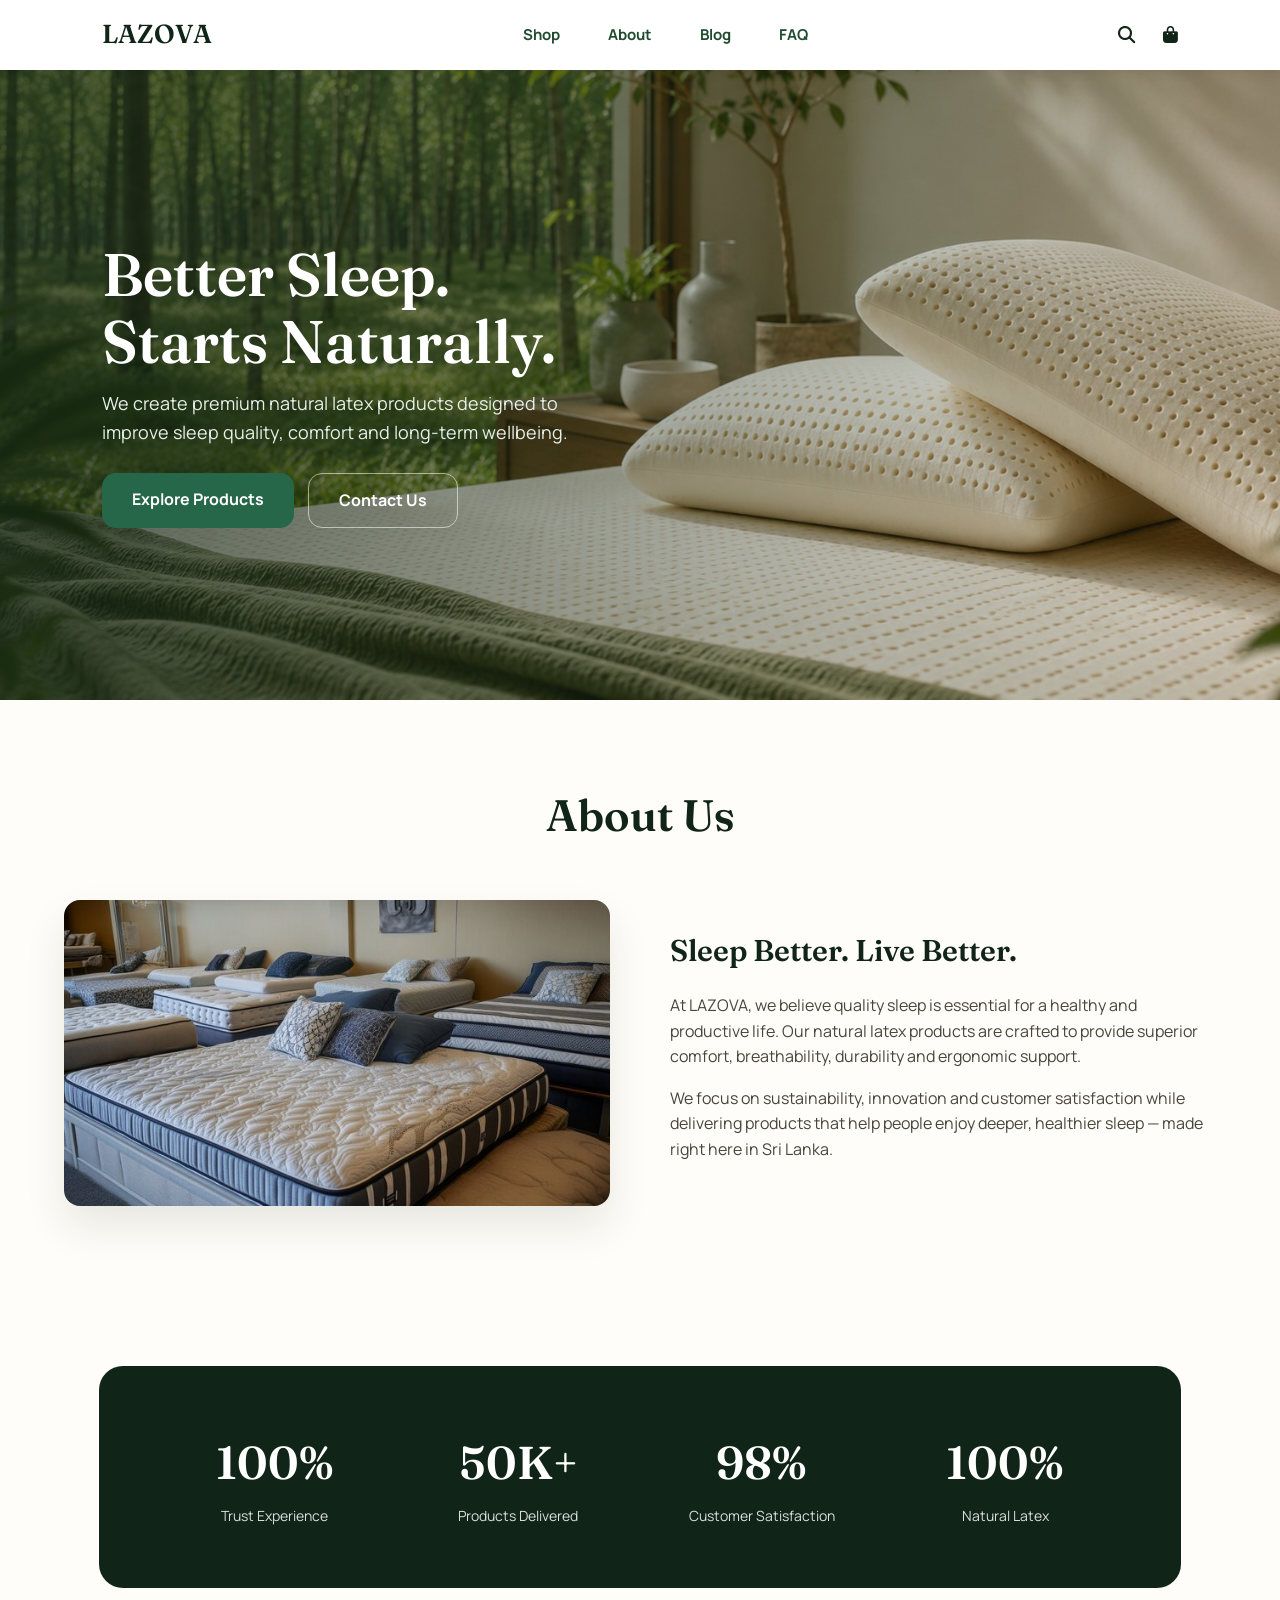
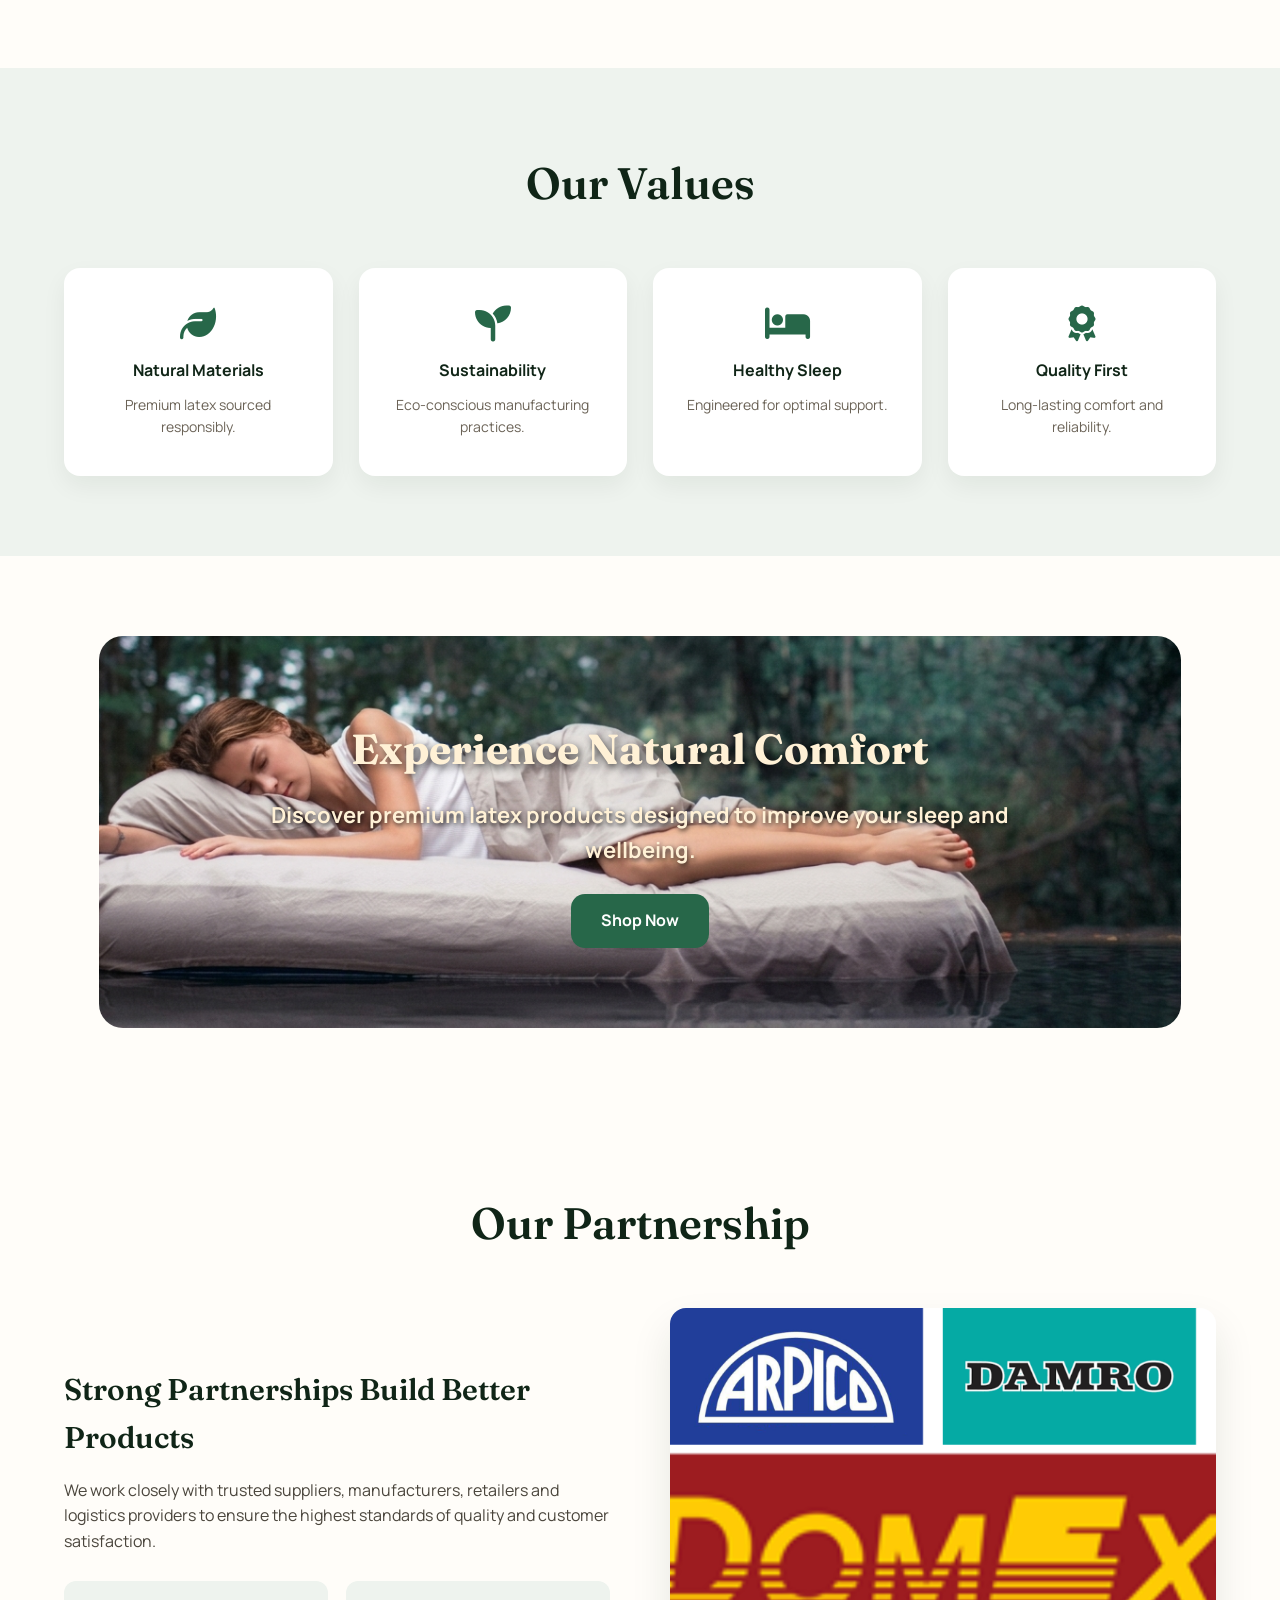
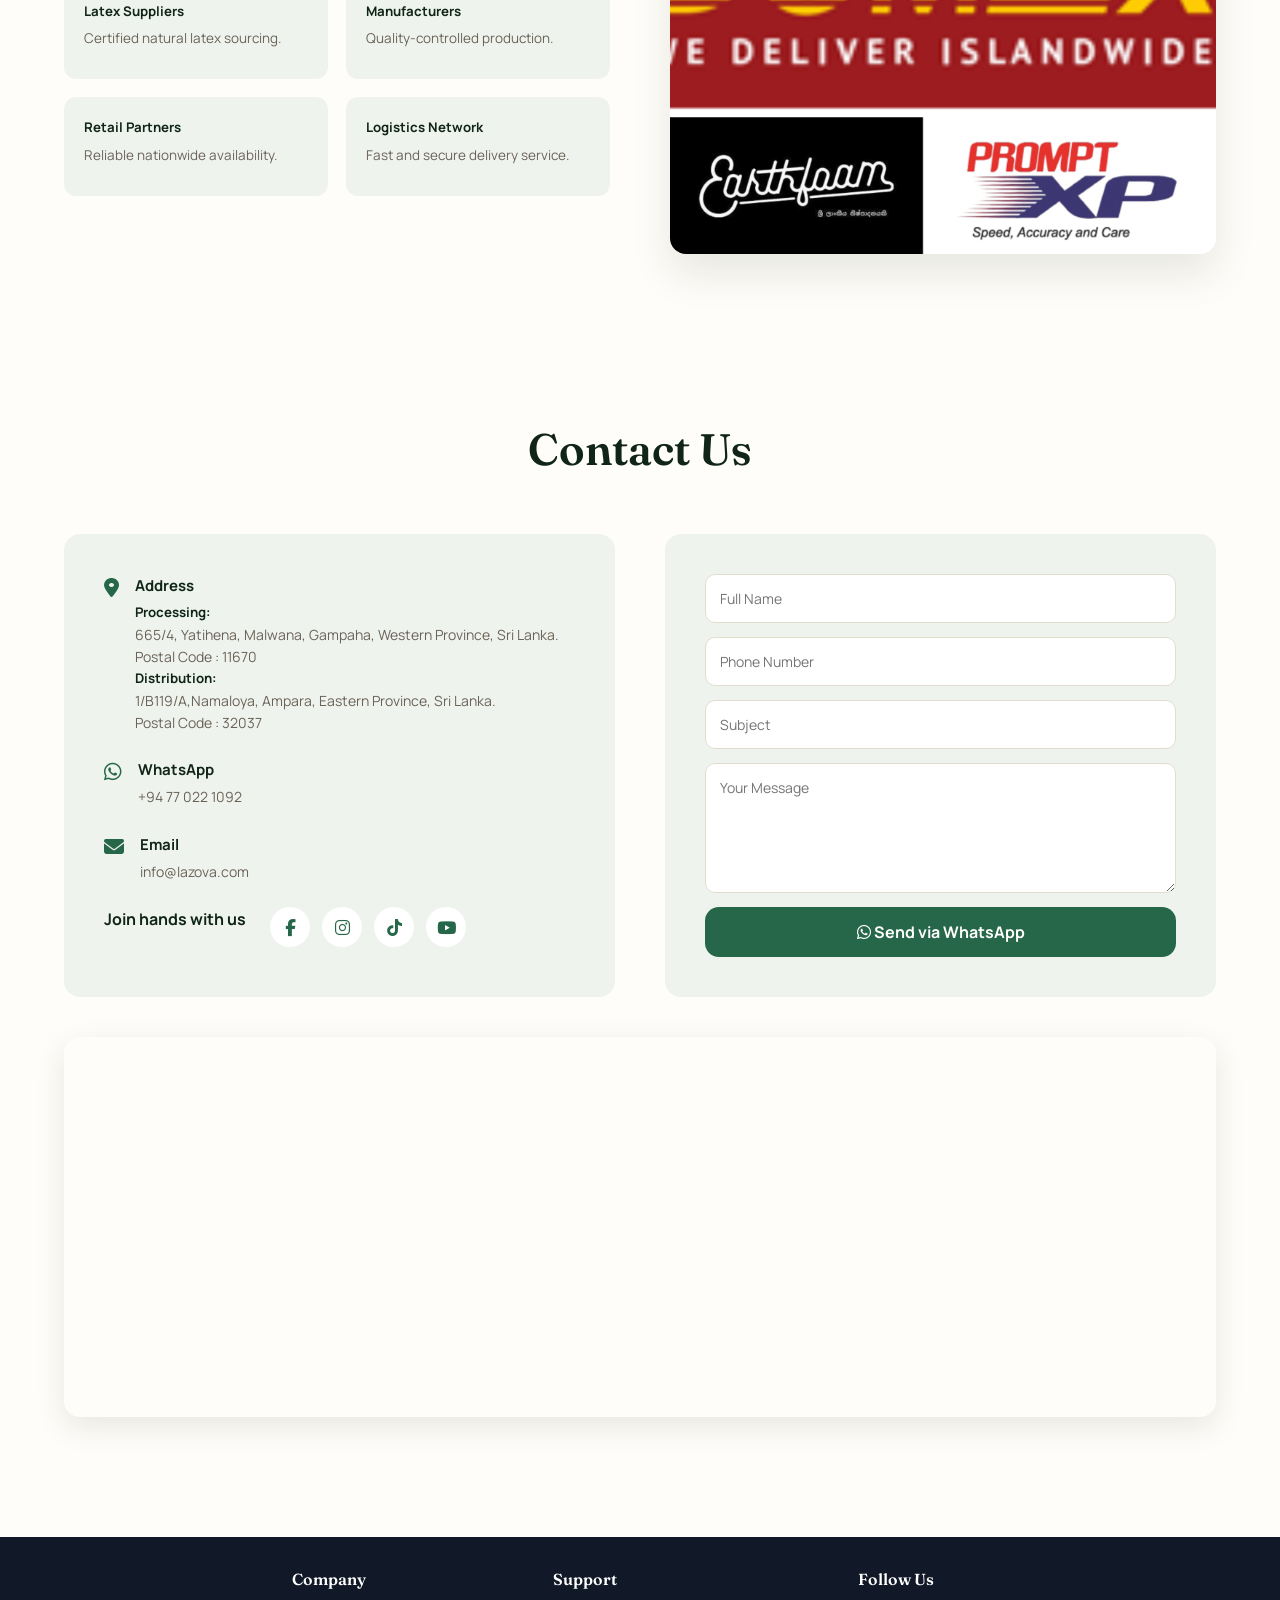
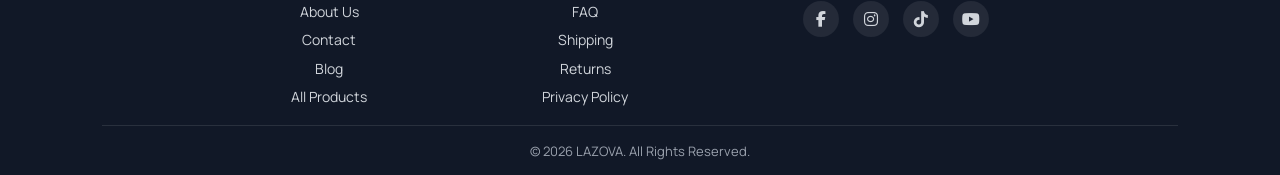
<file: about.html>
<!DOCTYPE html>
<html lang="en">
<head>
<meta charset="UTF-8">
<meta name="viewport" content="width=device-width, initial-scale=1.0">

<title>About Us | LAZOVA</title>

<meta name="description"
      content="LAZOVA crafts premium natural latex mattresses, pillows and accessories in Sri Lanka. Learn about our values, partners and story.">

<link rel="preconnect" href="https://fonts.googleapis.com">
<link rel="preconnect" href="https://fonts.gstatic.com" crossorigin>
<link href="https://fonts.googleapis.com/css2?family=Fraunces:opsz,wght@9..144,500;9..144,600;9..144,700&family=Manrope:wght@400;500;700;800&display=swap" rel="stylesheet">
<link rel="stylesheet" href="https://cdnjs.cloudflare.com/ajax/libs/font-awesome/6.5.2/css/all.min.css">
<link rel="stylesheet" href="styles.css">

<link rel="icon" href="favicon.ico">
<link rel="icon" type="image/png" href="favicon-32.png">
<link rel="apple-touch-icon" href="apple-touch-icon.png">

<style>

section{
    padding:80px 0;
}

.container{
    width:min(90%,1200px);
    margin:auto;
}

.section-title{
    text-align:center;
    margin-bottom:50px;
}

.section-title h1{
    font-family:var(--font-display);
    font-size:clamp(30px,4vw,44px);
    font-weight:600;
    color:var(--forest-deep);
}


/* ================= HERO ================= */

.hero{
    min-height:70vh;
    background:url("images/about.jpeg") center/cover no-repeat;
    position:relative;
    display:flex;
    align-items:center;
}

.hero::before{
    content:"";
    position:absolute;
    inset:0;
    background:linear-gradient(100deg, rgba(16,37,23,.72) 0%, rgba(16,37,23,.3) 60%, rgba(16,37,23,.1) 100%);
}

.hero-content{
    position:relative;
    z-index:2;
    color:#fff;
    max-width:620px;
    margin-left:8%;
}

.hero-content h1{
    font-family:var(--font-display);
    font-size:clamp(36px,5vw,60px);
    line-height:1.12;
    font-weight:600;
    margin-bottom:14px;
}

.hero-content p{
    margin-bottom:26px;
    font-size:18px;
    color:#e6efe8;
    max-width:44ch;
}

.hero-actions{
    display:flex;
    gap:14px;
    flex-wrap:wrap;
}


/* ================= ABOUT ================= */

.about-grid{
    display:grid;
    grid-template-columns:1fr 1fr;
    gap:60px;
    align-items:center;
}

.about-image img{
    width:100%;
    border-radius:16px;
    box-shadow:0 20px 40px rgba(16,37,23,.1);
    transition:.5s;
}

.about-image:hover img{
    transform:scale(1.02);
}

.about-content h3{
    font-family:var(--font-display);
    font-size:30px;
    font-weight:600;
    color:var(--forest-deep);
    margin-bottom:18px;
}

.about-content p{
    margin-bottom:16px;
    color:#4a453c;
}


/* ================= STATS ================= */

.stats{
    background:var(--forest-deep);
    color:#fff;
    border-radius:24px;
    margin:0 auto;
    width:min(94%,1300px);
    padding:60px 6%;
}

.stats-grid{
    display:grid;
    grid-template-columns:repeat(auto-fit,minmax(200px,1fr));
    gap:30px;
    text-align:center;
}

.stat h3{
    font-family:var(--font-display);
    font-size:46px;
    font-weight:600;
    margin-bottom:6px;
}

.stat p{
    opacity:.85;
    font-size:14px;
}


/* ================= VALUES ================= */

.values{
    background:var(--sage-tint);
}

.value-grid{
    display:grid;
    grid-template-columns:repeat(auto-fit,minmax(240px,1fr));
    gap:26px;
}

.value-card{
    background:#fff;
    padding:38px 24px;
    border-radius:16px;
    text-align:center;
    box-shadow:0 10px 25px rgba(16,37,23,.06);
    transition:.3s;
}

.value-card:hover{
    transform:translateY(-8px);
    box-shadow:0 16px 32px rgba(16,37,23,.1);
}

.value-card i{
    font-size:36px;
    color:var(--forest-mid);
    margin-bottom:16px;
}

.value-card h4{
    margin-bottom:10px;
    color:var(--forest-deep);
}

.value-card p{
    font-size:14px;
    color:#6b6357;
}


/* ================= CTA ================= */
.cta{
    /*background:linear-gradient(rgba(16,37,23,.72),rgba(16,37,23,.72)), url("image/show2.jpg") center/cover;*/
    background:url("images/land1.png") center/cover no-repeat;
    text-align:center;
    /*color:#fff;*/
    border-radius:24px;
    width:min(94%,1300px);
    margin:0 auto;
    padding:80px 6%;
}

.cta .btn btn-primary {
    background-color: #1F6049;
    color: #FFFFFF;
    border: none;
    border-radius: 15px;
    transition: all 0.3s ease;
}

.cta .btn btn-primary {
    background-color: #164A37;
    transform: translateY(-3px);
}

.cta h2{
    font-family:var(--font-display);
    font-size:clamp(28px,3.6vw,42px);
    margin-bottom:14px;
    color: #FFF1D6;
    text-shadow: 2px 3px 8px rgba(0, 0, 0, 0.75);
    font-weight: 700;
 
}

.cta p{
    max-width:60ch;
    margin:0 auto 26px;
    font-size:clamp(12px,3.6vw,22px);
    color: #FFF1D6;
    text-shadow: 1px 2px 5px rgba(0, 0, 0, 0.85);
    font-weight: 700;

}

/* ================= PARTNERSHIP ================= */

.partnership-grid{
    display:grid;
    grid-template-columns:1fr 1fr;
    gap:60px;
    align-items:center;
}

.partnership-image img{
    width:100%;
    border-radius:16px;
    box-shadow:0 20px 40px rgba(16,37,23,.1);
}

.partnership-content h3{
    font-family:var(--font-display);
    font-size:30px;
    font-weight:600;
    color:var(--forest-deep);
    margin-bottom:16px;
}

.partnership-content p{
    color:#4a453c;
    margin-bottom:10px;
}

.partner-cards{
    margin-top:26px;
    display:grid;
    grid-template-columns:repeat(2,1fr);
    gap:18px;
}

.partner-box{
    background:var(--sage-tint);
    padding:20px;
    border-radius:12px;
    transition:.3s;
}

.partner-box:hover{
    transform:translateY(-4px);
}

.partner-box h5{
    color:var(--forest-deep);
    margin-bottom:6px;
}

.partner-box p{
    font-size:13.5px;
    color:#6b6357;
}


/* ================= CONTACT ================= */

.contact-grid{
    display:grid;
    grid-template-columns:1fr 1fr;
    gap:50px;
}

.contact-info,
.contact-form{
    background:var(--sage-tint);
    padding:40px;
    border-radius:16px;
}

.contact-item{
    display:flex;
    gap:16px;
    margin-bottom:24px;
}

.contact-item i{
    color:var(--forest-mid);
    font-size:20px;
    margin-top:4px;
}

.contact-item h4{
    font-size:15px;
    margin-bottom:4px;
    color:var(--forest-deep);
}

.contact-item p{
    font-size:14px;
    color:#6b6357;
}

.contact-social{
    display:flex;
    gap:12px;
    margin-top:8px;
}

.contact-social a{
    width:40px;
    height:40px;
    border-radius:50%;
    background:#fff;
    color:var(--forest-mid);
    display:flex;
    align-items:center;
    justify-content:center;
    font-size:17px;
    text-decoration:none;
    transition:background .2s ease, color .2s ease, transform .2s ease;
}

.contact-social a:hover{
    background:var(--forest-mid);
    color:#fff;
    transform:translateY(-3px);
}

.contact-form form{
    display:flex;
    flex-direction:column;
    gap:14px;
}

.contact-form input,
.contact-form textarea{
    width:100%;
    padding:14px;
    border:1px solid var(--line);
    border-radius:10px;
    outline:none;
    font-family:var(--font-body);
    font-size:14px;
    transition:.2s;
    background:#fff;
}

.contact-form input:focus,
.contact-form textarea:focus{
    border-color:var(--forest-mid);
    box-shadow:0 0 0 3px rgba(47,133,90,.15);
}

.contact-form textarea{
    min-height:130px;
    resize:vertical;
}

.map-container{
    margin-top:40px;
    width:100%;
    border-radius:16px;
    overflow:hidden;
    box-shadow:0 10px 30px rgba(16,37,23,.1);
}

.map-container iframe{
    display:block;
    width:100%;
    height:380px;
    border:0;
}


/* ================= TOAST ================= */

.toast{
    position:fixed;
    left:50%;
    bottom:30px;
    transform:translate(-50%,20px);
    background:var(--forest-deep);
    color:#fff;
    padding:14px 26px;
    border-radius:12px;
    font-size:14px;
    font-weight:600;
    opacity:0;
    pointer-events:none;
    transition:opacity .25s ease, transform .25s ease;
    z-index:2000;
}

.toast.show{
    opacity:1;
    transform:translate(-50%,0);
}


/* ================= RESPONSIVE ================= */

@media(max-width:860px){

    .about-grid,
    .partnership-grid,
    .contact-grid{
        grid-template-columns:1fr;
    }

    .partnership-image{
        order:-1;
    }

    .partner-cards{
        grid-template-columns:1fr;
    }

}

</style>
</head>

<body>

<header>

    <div class="logo"> <a href="index.html">LAZOVA</a> </div>

    <nav aria-label="Main Navigation" id="mainNav">
        <a href="products.html">Shop</a>
        <a href="about.html">About</a>
        <a href="blog.html">Blog</a>
        <a href="faq.html">FAQ</a>
    </nav>

    <div class="icons">
        <button aria-label="Search"><i class="fa-solid fa-magnifying-glass"></i></button>
        <button aria-label="Cart"><i class="fa-solid fa-bag-shopping"></i></button>
        <button class="nav-toggle" id="navToggle" aria-label="Open menu" aria-expanded="false" aria-controls="mainNav"><i class="fa-solid fa-bars"></i></button>
    </div>

</header>


<section class="hero">
    <div class="hero-content">
        <h1>Better Sleep.<br>Starts Naturally.</h1>
        <p>We create premium natural latex products designed to improve sleep quality, comfort and long-term wellbeing.</p>
        <div class="hero-actions">
            <a href="products.html" class="btn btn-primary">Explore Products</a>
            <a href="#contact" class="btn btn-ghost">Contact Us</a>
        </div>
    </div>
</section>


<section>
    <div class="container">

        <div class="section-title">
            <h1>About Us</h1>
        </div>

        <div class="about-grid">

            <div class="about-image">
                <img src="images/showroo.jpg" alt="Inside the LAZOVA showroom">
            </div>

            <div class="about-content">
                <h3>Sleep Better. Live Better.</h3>
                <p>
                    At LAZOVA, we believe quality sleep is essential for a healthy and
                    productive life. Our natural latex products are crafted to provide
                    superior comfort, breathability, durability and ergonomic support.
                </p>
                <p>
                    We focus on sustainability, innovation and customer satisfaction while
                    delivering products that help people enjoy deeper, healthier sleep —
                    made right here in Sri Lanka.
                </p>
            </div>
        </div>
    </div>
</section>

<section>
    <div class="container">
        <div class="stats">
            <div class="stats-grid">

                <div class="stat">
                    <h3>100%</h3>
                    <p>Trust Experience</p>
                </div>

                <div class="stat">
                    <h3>50K+</h3>
                    <p>Products Delivered</p>
                </div>

                <div class="stat">
                    <h3>98%</h3>
                    <p>Customer Satisfaction</p>
                </div>

                <div class="stat">
                    <h3>100%</h3>
                    <p>Natural Latex</p>
                </div>
            </div>
        </div>
    </div>
</section>

<section class="values">
    <div class="container">

        <div class="section-title">
            <h1>Our Values</h1>
        </div>

        <div class="value-grid">

            <div class="value-card">
                <i class="fa-solid fa-leaf"></i>
                <h4>Natural Materials</h4>
                <p>Premium latex sourced responsibly.</p>
            </div>

            <div class="value-card">
                <i class="fa-solid fa-seedling"></i>
                <h4>Sustainability</h4>
                <p>Eco-conscious manufacturing practices.</p>
            </div>

            <div class="value-card">
                <i class="fa-solid fa-bed"></i>
                <h4>Healthy Sleep</h4>
                <p>Engineered for optimal support.</p>
            </div>

            <div class="value-card">
                <i class="fa-solid fa-award"></i>
                <h4>Quality First</h4>
                <p>Long-lasting comfort and reliability.</p>
            </div>

        </div>
    </div>
</section>

<section>
    <div class="container">
        <div class="cta">
            <h2>Experience Natural Comfort</h2>
            <p>Discover premium latex products designed to improve your sleep and wellbeing.</p>
            <a href="products.html" class="btn btn-primary">Shop Now</a>
        </div>
    </div>
</section>

<section>
    <div class="container">

        <div class="section-title">
            <h1>Our Partnership</h1>
        </div>

        <div class="partnership-grid">

            <div class="partnership-content">
                <h3>Strong Partnerships Build Better Products</h3>
                <p>
                    We work closely with trusted suppliers, manufacturers, retailers and
                    logistics providers to ensure the highest standards of quality and
                    customer satisfaction.
                </p>

                <div class="partner-cards">

                    <div class="partner-box">
                        <h5>Latex Suppliers</h5>
                        <p>Certified natural latex sourcing.</p>
                    </div>

                    <div class="partner-box">
                        <h5>Manufacturers</h5>
                        <p>Quality-controlled production.</p>
                    </div>

                    <div class="partner-box">
                        <h5>Retail Partners</h5>
                        <p>Reliable nationwide availability.</p>
                    </div>

                    <div class="partner-box">
                        <h5>Logistics Network</h5>
                        <p>Fast and secure delivery service.</p>
                    </div>

                </div>
            </div>

            <div class="partnership-image">
                <img src="images/partnership.jpg" alt="LAZOVA partnership">
            </div>

        </div>

    </div>
</section>

<section id="contact">
    <div class="container">

        <div class="section-title">
            <h1>Contact Us</h1>
        </div>

        <div class="contact-grid">

            <div class="contact-info">

                <div class="contact-item">
                    <i class="fa-solid fa-location-dot"></i>
                    <div>
                        <h4>Address</h4>
                        <h5>Processing:</h5>
                        <p>665/4, Yatihena, Malwana,
                            Gampaha,
                            Western Province,
                            Sri Lanka.
                            <br>Postal Code : 11670
                        </p>
                        
                        <h5>Distribution:</h5>
                        <p>1/B119/A,Namaloya,
                            Ampara,
                            Eastern Province,
                            Sri Lanka. 
                            <br>Postal Code : 32037
                        </p>
                    </div>
                </div>

                <div class="contact-item">
                    <i class="fa-brands fa-whatsapp"></i>
                    <div>
                        <h4>WhatsApp</h4>
                        <p>+94 77 022 1092</p>
                    </div>
                </div>

                <div class="contact-item">
                    <i class="fa-solid fa-envelope"></i>
                    <div>
                        <h4>Email</h4>
                        <p>info@lazova.com</p>
                    </div>
                </div>

                <div class="contact-social">
                    <h4>Join hands with us</h4>
                    <br>
                    <a href="https://www.facebook.com" target="_blank" rel="noopener" aria-label="Facebook"><i class="fa-brands fa-facebook-f"></i></a>
                    <a href="https://www.instagram.com" target="_blank" rel="noopener" aria-label="Instagram"><i class="fa-brands fa-instagram"></i></a>
                    <a href="https://www.tiktok.com" target="_blank" rel="noopener" aria-label="TikTok"><i class="fa-brands fa-tiktok"></i></a>
                    <a href="https://www.youtube.com" target="_blank" rel="noopener" aria-label="YouTube"><i class="fa-brands fa-youtube"></i></a>
                </div>

            </div>

            <div class="contact-form">

                <form id="contactForm">

                    <input type="text" id="cfName" placeholder="Full Name" required>
                    <input type="tel" id="cfPhone" placeholder="Phone Number" required>
                    <input type="text" id="cfSubject" placeholder="Subject">
                    <textarea id="cfMessage" placeholder="Your Message" required></textarea>

                    <button type="submit" class="btn btn-primary">
                        <i class="fa-brands fa-whatsapp"></i> Send via WhatsApp
                    </button>

                </form>

            </div>

        </div>

        <div class="map-container">
            <iframe src="https://www.google.com/maps/embed?pb=!1m18!1m12!1m3!1d15821.377859758146!2d79.97615364719667!3d6.9500314889498584!2m3!1f0!2f0!3f0!3m2!1i1024!2i768!4f13.1!3m3!1m2!1s0x3ae25677ddae5c43%3A0x541d92dd5945da68!2sBiyagama!5e1!3m2!1sen!2slk!4v1787222684325!5m2!1sen!2slk"
                    width="600" height="450" style="border:0;" allowfullscreen="" loading="lazy"
                    referrerpolicy="strict-origin-when-cross-origin"></iframe>
        </div>

    </div>
</section>

<footer>
    <div class="footer-grid">
        <div>
            <h4>Company</h4>
            <a href="about.html">About Us</a>
            <a href="about.html#contact">Contact</a>
            <a href="blog.html">Blog</a>
            <a href="products.html">All Products</a>
        </div>
        <div>
            <h4>Support</h4>
            <a href="faq.html">FAQ</a>
            <a href="shipping-returns.html#shipping">Shipping</a>
            <a href="shipping-returns.html#returns">Returns</a>
            <a href="privacy-policy.html">Privacy Policy</a>            
        </div>
        <div>
            <h4>Follow Us</h4>
            <div class="footer-social">
                    <a href="https://www.facebook.com" target="_blank" rel="noopener" aria-label="Facebook"><i class="fa-brands fa-facebook-f"></i></a>
                    <a href="https://www.instagram.com" target="_blank" rel="noopener" aria-label="Instagram"><i class="fa-brands fa-instagram"></i></a>
                    <a href="https://www.tiktok.com" target="_blank" rel="noopener" aria-label="TikTok"><i class="fa-brands fa-tiktok"></i></a>
                    <a href="https://www.youtube.com" target="_blank" rel="noopener" aria-label="YouTube"><i class="fa-brands fa-youtube"></i></a>
        </div>
        </div>
    </div>
    <div class="copyright">© 2026 LAZOVA. All Rights Reserved.</div>
</footer>

<div class="toast" id="toast"></div>

<script>

const WHATSAPP_NUMBER = "94770221092";

document.getElementById("contactForm").addEventListener("submit", (e) => {

    e.preventDefault();

    const name = document.getElementById("cfName").value.trim();
    const phone = document.getElementById("cfPhone").value.trim();
    const subject = document.getElementById("cfSubject").value.trim() || "General Enquiry";
    const message = document.getElementById("cfMessage").value.trim();

    const text =
        `Hi LAZOVA, I'd like to get in touch.\n` +
        `Name: ${name}\n` +
        `Phone: ${phone}\n` +
        `Subject: ${subject}\n` +
        `Message: ${message}`;

    window.open(`https://wa.me/${WHATSAPP_NUMBER}?text=${encodeURIComponent(text)}`, "_blank");

    showToast("Opening WhatsApp with your message...");

});

function showToast(msg) {
    const toast = document.getElementById("toast");
    toast.textContent = msg;
    toast.classList.add("show");
    clearTimeout(showToast._t);
    showToast._t = setTimeout(() => toast.classList.remove("show"), 2600);
}

</script>

<script src="search.js"></script>
<script src="cart.js"></script>

</body>
</html>
</file>
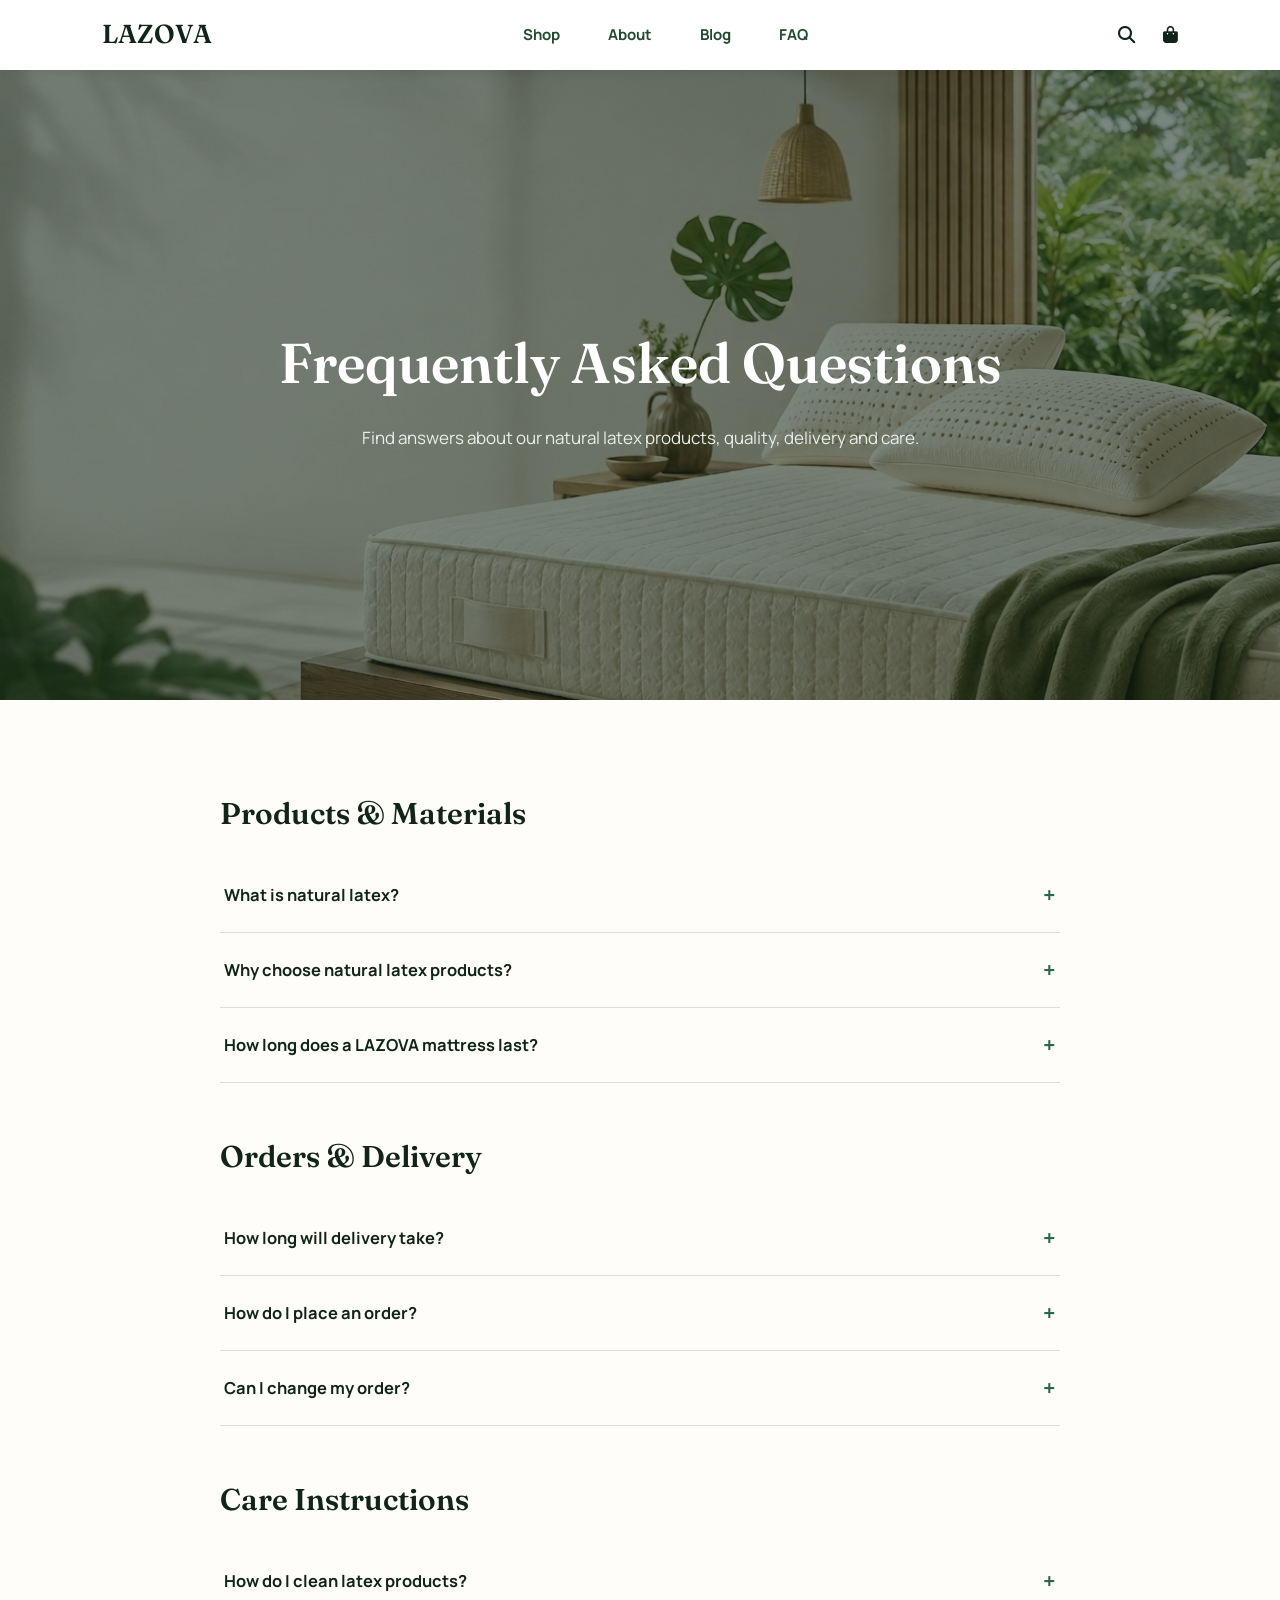
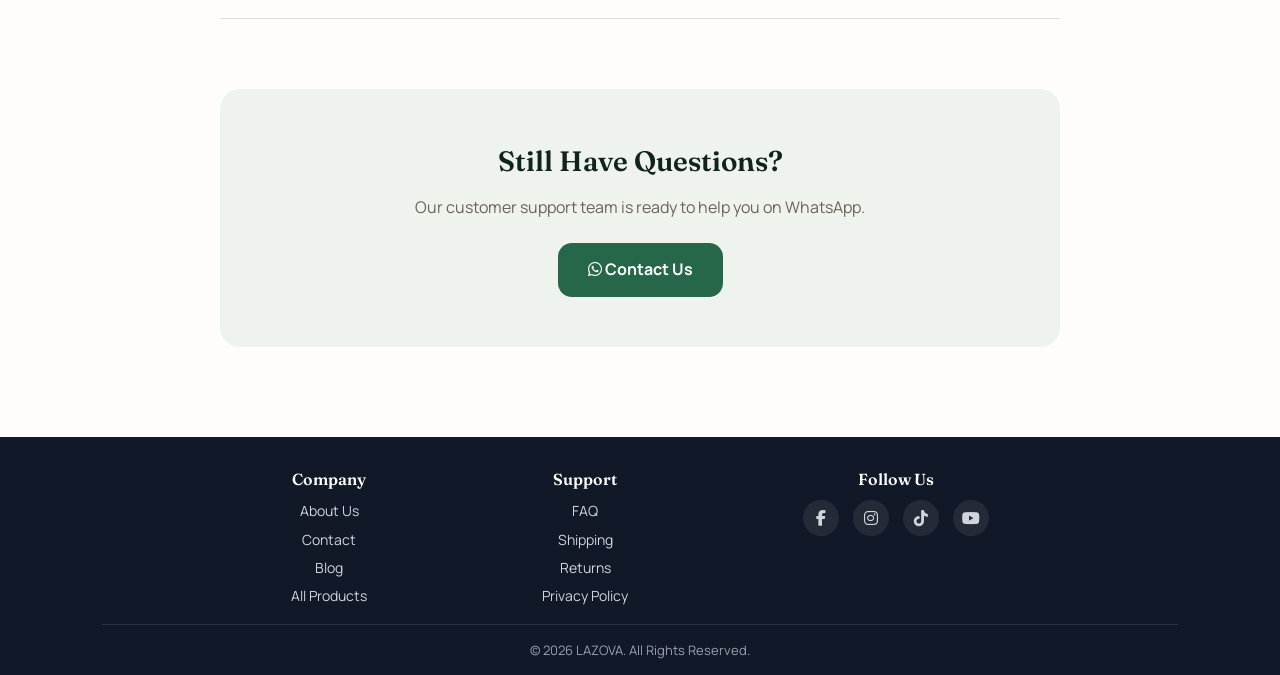
<file: faq.html>
<!DOCTYPE html>
<html lang="en">
<head>
<meta charset="UTF-8">
<meta name="viewport" content="width=device-width, initial-scale=1.0">

<title>FAQ | LAZOVA</title>

<meta name="description"
      content="Answers about LAZOVA natural latex products, materials, orders, delivery and care.">

<link rel="preconnect" href="https://fonts.googleapis.com">
<link rel="preconnect" href="https://fonts.gstatic.com" crossorigin>
<link href="https://fonts.googleapis.com/css2?family=Fraunces:opsz,wght@9..144,500;9..144,600;9..144,700&family=Manrope:wght@400;500;700;800&display=swap" rel="stylesheet">
<link rel="stylesheet" href="https://cdnjs.cloudflare.com/ajax/libs/font-awesome/6.5.2/css/all.min.css">
<link rel="stylesheet" href="styles.css">

<link rel="icon" href="favicon.ico">
<link rel="icon" type="image/png" href="favicon-32.png">
<link rel="apple-touch-icon" href="apple-touch-icon.png">

<style>

/* ================= HERO ================= */

.faq-hero{
    height:70vh;
    position:relative;
}

.faq-hero img{
    width:100%;
    height:100%;
    object-fit:cover;
}

.hero-overlay{
    position:absolute;
    inset:0;
    display:flex;
    flex-direction:column;
    justify-content:center;
    align-items:center;
    text-align:center;
    background:rgba(16,37,23,.55);
    color:#fff;
    padding:0 6%;
}

.hero-overlay h1{
    font-family:var(--font-display);
    font-size:clamp(34px,4.6vw,56px);
    font-weight:600;
    margin-bottom:16px;
}

.hero-overlay p{
    font-size:17px;
    max-width:600px;
    color:#e6efe8;
}


/* ================= FAQ AREA ================= */

.faq-section{
    width:80%;
    max-width:840px;
    margin:90px auto;
}

.faq-section h2{
    font-family:var(--font-display);
    font-size:30px;
    font-weight:600;
    margin:50px 0 20px;
    color:var(--forest-deep);
}

.faq-section h2:first-child{
    margin-top:0;
}

.faq-item{
    border-bottom:1px solid var(--line);
}

.faq-question{
    width:100%;
    padding:22px 4px;
    border:none;
    background:none;
    cursor:pointer;
    display:flex;
    justify-content:space-between;
    align-items:center;
    gap:16px;
    font-size:16.5px;
    font-weight:700;
    text-align:left;
    color:var(--forest-deep);
    font-family:var(--font-body);
}

.faq-question span{
    font-size:22px;
    color:var(--forest-mid);
    transition:.3s;
    flex-shrink:0;
}

.faq-answer{
    max-height:0;
    overflow:hidden;
    transition:max-height .35s ease;
}

.faq-answer p{
    padding:0 4px 22px;
    line-height:1.8;
    color:#6b6357;
}

.faq-item.active .faq-question span{
    transform:rotate(45deg);
}


/* ================= CONTACT BOX ================= */

.contact-box{
    margin-top:70px;
    background:var(--sage-tint);
    padding:50px;
    border-radius:20px;
    text-align:center;
}

.contact-box h3{
    font-family:var(--font-display);
    font-size:28px;
    font-weight:600;
    color:var(--forest-deep);
    margin-bottom:12px;
}

.contact-box p{
    color:#6b6357;
}


/* ================= RESPONSIVE ================= */

@media(max-width:800px){

    .faq-section{
        width:90%;
    }

    .contact-box{
        padding:32px;
    }

}

</style>
</head>

<body>

<header>

    <div class="logo"> <a href="index.html">LAZOVA</a> </div>

    <nav aria-label="Main Navigation" id="mainNav">
        <a href="products.html">Shop</a>
        <a href="about.html">About</a>
        <a href="blog.html">Blog</a>
        <a href="faq.html">FAQ</a>
    </nav>

    <div class="icons">
        <button aria-label="Search"><i class="fa-solid fa-magnifying-glass"></i></button>
        <button aria-label="Cart"><i class="fa-solid fa-bag-shopping"></i></button>
        <button class="nav-toggle" id="navToggle" aria-label="Open menu" aria-expanded="false" aria-controls="mainNav"><i class="fa-solid fa-bars"></i></button>
    </div>

</header>


<section class="faq-hero">
    <img src="images/faq.png" alt="Natural latex sleeping comfort">
    <div class="hero-overlay">
        <h1>Frequently Asked Questions</h1>
        <p>Find answers about our natural latex products, quality, delivery and care.</p>
    </div>
</section>


<section class="faq-section">

    <h2>Products & Materials</h2>

    <div class="faq-item">
        <button class="faq-question" aria-expanded="false">
            What is natural latex?<span>+</span>
        </button>
        <div class="faq-answer">
            <p>Natural latex is a renewable material collected from rubber trees. It provides excellent comfort, durability and body support.</p>
        </div>
    </div>

    <div class="faq-item">
        <button class="faq-question" aria-expanded="false">
            Why choose natural latex products?<span>+</span>
        </button>
        <div class="faq-answer">
            <p>Natural latex offers pressure relief, long-lasting performance and a healthier sleeping environment.</p>
        </div>
    </div>

    <div class="faq-item">
        <button class="faq-question" aria-expanded="false">
            How long does a LAZOVA mattress last?<span>+</span>
        </button>
        <div class="faq-answer">
            <p>A premium latex mattress can provide comfort and support for more than 15 years with proper care.</p>
        </div>
    </div>

    <h2>Orders & Delivery</h2>

    <div class="faq-item">
        <button class="faq-question" aria-expanded="false">
            How long will delivery take?<span>+</span>
        </button>
        <div class="faq-answer">
            <p>Delivery time depends on your location within Sri Lanka. We'll confirm an estimated delivery date over WhatsApp once your order is verified.</p>
        </div>
    </div>

    <div class="faq-item">
        <button class="faq-question" aria-expanded="false">
            How do I place an order?<span>+</span>
        </button>
        <div class="faq-answer">
            <p>Choose your product, tap Buy Now, and you'll get an order summary you can send to us on WhatsApp for verification. We don't take online payments — everything is confirmed directly with our team.</p>
        </div>
    </div>

    <div class="faq-item">
        <button class="faq-question" aria-expanded="false">
            Can I change my order?<span>+</span>
        </button>
        <div class="faq-answer">
            <p>Order changes are possible before production or shipping begins. Just message us on WhatsApp with your order reference.</p>
        </div>
    </div>

    <h2>Care Instructions</h2>

    <div class="faq-item">
        <button class="faq-question" aria-expanded="false">
            How do I clean latex products?<span>+</span>
        </button>
        <div class="faq-answer">
            <p>Use a soft cloth and mild cleaner. Avoid soaking latex materials with water, and keep them out of direct sunlight for long periods.</p>
        </div>
    </div>

    <div class="contact-box">
        <h3>Still Have Questions?</h3>
        <p>Our customer support team is ready to help you on WhatsApp.</p>
        <a href="#" id="contactWhatsapp" class="btn btn-primary" style="margin-top:22px;display:inline-block;">
            <i class="fa-brands fa-whatsapp"></i> Contact Us
        </a>
    </div>

</section>

<footer>
    <div class="footer-grid">
        <div>
            <h4>Company</h4>
            <a href="about.html">About Us</a>
            <a href="about.html#contact">Contact</a>
            <a href="blog.html">Blog</a>
            <a href="products.html">All Products</a>
        </div>
        <div>
            <h4>Support</h4>
            <a href="faq.html">FAQ</a>
            <a href="shipping-returns.html#shipping">Shipping</a>
            <a href="shipping-returns.html#returns">Returns</a>
            <a href="privacy-policy.html">Privacy Policy</a>            
        </div>
        <div>
            <h4>Follow Us</h4>
            <div class="footer-social">
                    <a href="https://www.facebook.com" target="_blank" rel="noopener" aria-label="Facebook"><i class="fa-brands fa-facebook-f"></i></a>
                    <a href="https://www.instagram.com" target="_blank" rel="noopener" aria-label="Instagram"><i class="fa-brands fa-instagram"></i></a>
                    <a href="https://www.tiktok.com" target="_blank" rel="noopener" aria-label="TikTok"><i class="fa-brands fa-tiktok"></i></a>
                    <a href="https://www.youtube.com" target="_blank" rel="noopener" aria-label="YouTube"><i class="fa-brands fa-youtube"></i></a>
            </div>
        </div>
    </div>
    <div class="copyright">© 2026 LAZOVA. All Rights Reserved.</div>
</footer>

<script>

const WHATSAPP_NUMBER = "94713443701";

document.getElementById("contactWhatsapp").href =
    `https://wa.me/${WHATSAPP_NUMBER}?text=${encodeURIComponent("Hi LAZOVA, I have a question about your products.")}`;

document.getElementById("contactWhatsapp").target = "_blank";

const questions = document.querySelectorAll(".faq-question");

questions.forEach(question => {

    question.addEventListener("click", () => {

        const item = question.parentElement;
        const answer = item.querySelector(".faq-answer");
        const isOpen = item.classList.contains("active");

        // close any other open items (accordion behaviour)
        document.querySelectorAll(".faq-item.active").forEach(openItem => {
            if (openItem !== item) {
                openItem.classList.remove("active");
                openItem.querySelector(".faq-answer").style.maxHeight = null;
                openItem.querySelector(".faq-question").setAttribute("aria-expanded", "false");
            }
        });

        if (isOpen) {
            item.classList.remove("active");
            answer.style.maxHeight = null;
            question.setAttribute("aria-expanded", "false");
        } else {
            item.classList.add("active");
            answer.style.maxHeight = answer.scrollHeight + "px";
            question.setAttribute("aria-expanded", "true");
        }

    });

});

</script>

<script src="search.js"></script>
<script src="cart.js"></script>

</body>
</html>
</file>
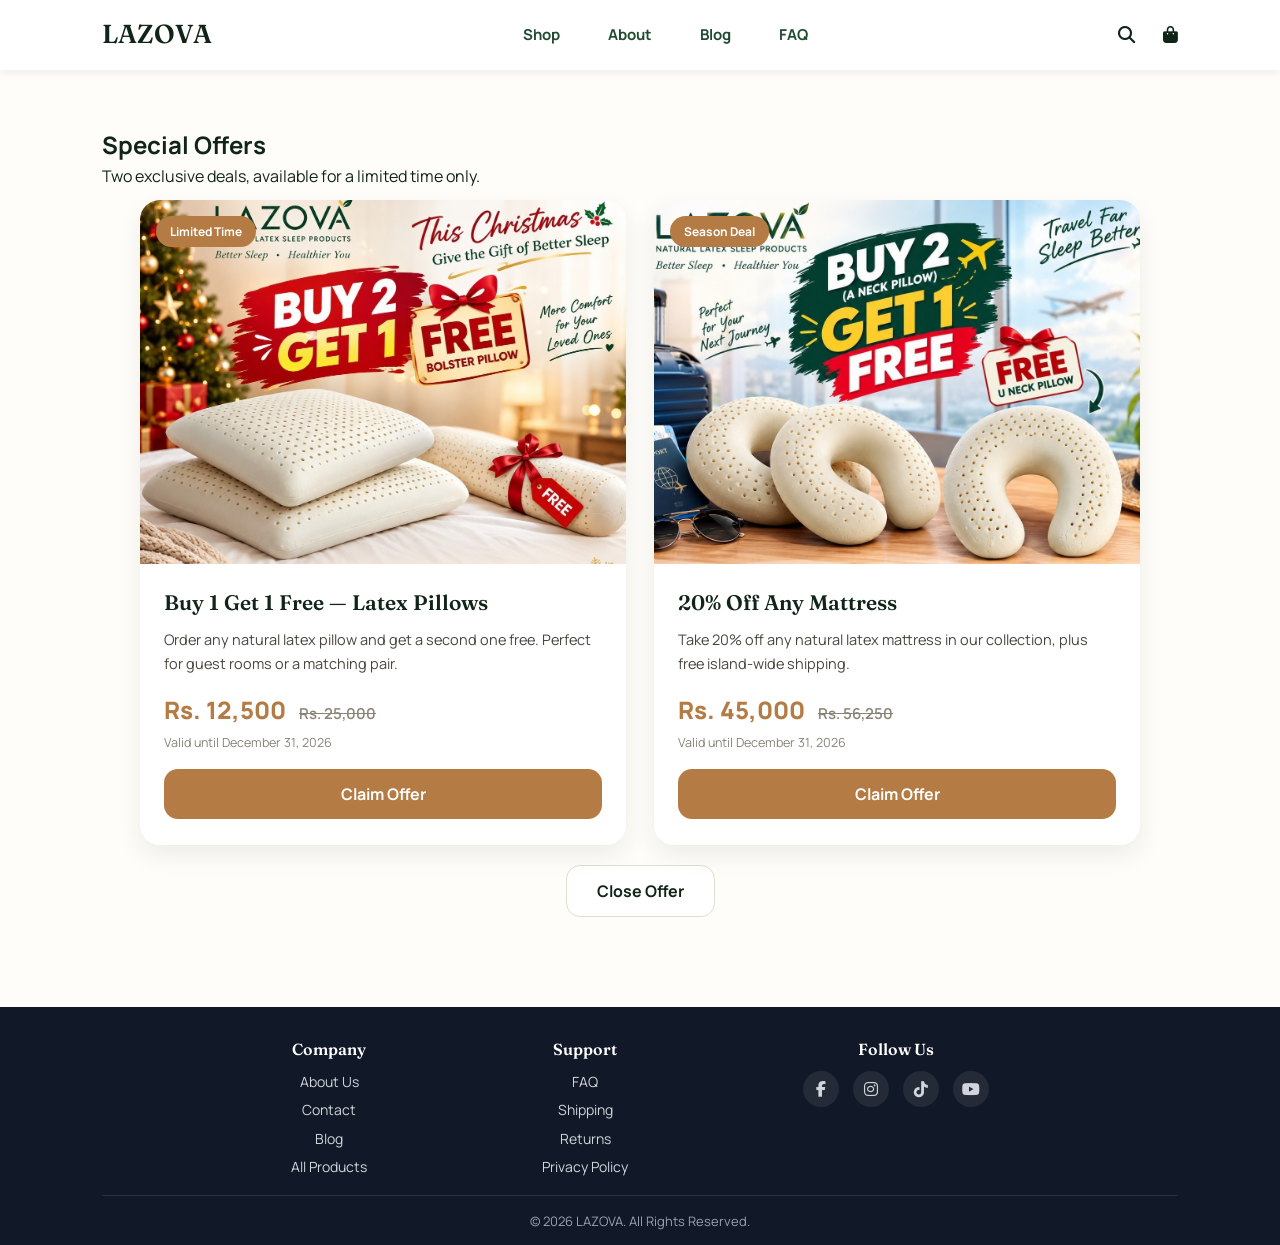
<file: offer.html>
<!DOCTYPE html>
<html lang="en">
<head>
<meta charset="UTF-8">
<meta name="viewport" content="width=device-width, initial-scale=1.0">

<title>Special Offers | LAZOVA</title>
<meta name="description" content="Exclusive limited-time offers on natural latex mattresses and pillows from LAZOVA.">
<meta name="robots" content="noindex">

<link rel="preconnect" href="https://fonts.googleapis.com">
<link rel="preconnect" href="https://fonts.gstatic.com" crossorigin>
<link href="https://fonts.googleapis.com/css2?family=Fraunces:opsz,wght@9..144,500;9..144,600;9..144,700&family=Manrope:wght@400;500;700;800&display=swap" rel="stylesheet">
<link rel="stylesheet" href="https://cdnjs.cloudflare.com/ajax/libs/font-awesome/6.5.2/css/all.min.css">
<link rel="stylesheet" href="styles.css">

<!--link rel="icon" href="favicon.svg" type="image/svg+xml">
<link rel="alternate icon" href="favicon.ico">
<link rel="apple-touch-icon" href="apple-touch-icon.png"-->

<link rel="icon" href="favicon.ico">
<link rel="icon" type="image/png" href="favicon-32.png">
<link rel="apple-touch-icon" href="apple-touch-icon.png">

<style>

/* ================= OFFER HERO ================= */

.offer-hero{
    padding:56px 8% 10px;
}

/* ================= OFFERS GRID ================= */

.offers-page{
    width:88%;
    max-width:1000px;
    margin:0 auto 20px;
}

.offers-grid{
    display:grid;
    grid-template-columns:repeat(auto-fit,minmax(280px,1fr));
    gap:28px;
}

.offer-card{
    position:relative;
    background:#fff;
    border-radius:20px;
    overflow:hidden;
    box-shadow:0 10px 25px rgba(16,37,23,.08);
    display:flex;
    flex-direction:column;
}

.offer-tag{
    position:absolute;
    top:16px;
    left:16px;
    z-index:2;
    font-size:12px;
    font-weight:700;
    color:#fff;
    background:var(--clay);
    padding:6px 14px;
    border-radius:30px;
}

.offer-image{
    aspect-ratio:4/3;
    background:#f3f2ee;
    overflow:hidden;
}

.offer-image img{
    width:100%;
    height:100%;
    object-fit:cover;
}

.offer-body{
    padding:22px 24px 26px;
    display:flex;
    flex-direction:column;
    flex:1;
}

.offer-body h3{
    font-family:var(--font-display);
    font-size:21px;
    font-weight:600;
    color:var(--forest-deep);
    margin-bottom:8px;
}

.offer-description{
    color:#4a453c;
    font-size:14.5px;
    line-height:1.7;
    margin-bottom:14px;
}

.offer-price{
    font-size:24px;
    font-weight:800;
    color:var(--clay);
    margin-bottom:4px;
}

.offer-original-price{
    font-size:15px;
    font-weight:600;
    color:#8a8378;
    text-decoration:line-through;
    margin-left:8px;
}

.offer-valid{
    font-size:12.5px;
    color:#8a8378;
    margin-bottom:16px;
}

.offer-claim-btn{
    margin-top:auto;
    width:100%;
}

/* ================= CLOSE OFFER ================= */

.close-offer-wrap{
    text-align:center;
    margin:12px auto 90px;
}

.btn-secondary{
    background:#fff;
    color:var(--forest-deep);
    border:1.5px solid var(--line);
}

.btn-secondary:hover{
    border-color:var(--forest-mid);
    color:var(--forest-mid);
}


/* ================= BUY BUTTON (reused look) ================= */

.buy-btn{
    background:var(--clay);
    color:#fff;
}

.buy-btn:hover{
    background:#9c6737;
}


/* ================= ORDER MODAL (same as product page) ================= */

.modal-overlay{
    position:fixed;
    inset:0;
    background:rgba(16,37,23,.55);
    display:none;
    align-items:center;
    justify-content:center;
    padding:24px;
    z-index:3000;
}

.modal-overlay.open{
    display:flex;
}

.order-modal{
    background:#fff;
    border-radius:20px;
    width:100%;
    max-width:460px;
    max-height:90vh;
    overflow-y:auto;
    padding:32px;
    position:relative;
}

.modal-close{
    position:absolute;
    top:18px;
    right:18px;
    width:34px;
    height:34px;
    border-radius:50%;
    border:none;
    background:var(--sage-tint);
    font-size:16px;
    cursor:pointer;
    color:var(--forest-deep);
}

.modal-close:hover{
    background:var(--sage);
    color:#fff;
}

.order-slip h2{
    font-family:var(--font-display);
    font-size:22px;
    font-weight:600;
    margin-bottom:4px;
}

.order-slip .order-meta{
    font-size:13px;
    color:#8a8378;
    margin-bottom:22px;
}

.order-slip .order-meta strong{
    color:var(--forest-deep);
}

.order-line{
    display:flex;
    gap:14px;
    padding:16px 0;
    border-top:1px solid var(--line);
    border-bottom:1px solid var(--line);
}

.order-line img{
    width:64px;
    height:64px;
    border-radius:10px;
    object-fit:cover;
    background:#f3f2ee;
}

.order-line-details{
    flex:1;
}

.order-line-details .name{
    font-weight:700;
    font-size:15px;
    margin-bottom:4px;
}

.order-line-details .meta{
    font-size:13px;
    color:#6b6357;
}

.order-totals{
    padding:16px 0;
    font-size:14px;
}

.order-totals .row{
    display:flex;
    justify-content:space-between;
    padding:5px 0;
    color:#4a453c;
}

.order-totals .row.total{
    font-size:18px;
    font-weight:800;
    color:var(--forest-deep);
    padding-top:12px;
    margin-top:6px;
    border-top:1px solid var(--line);
}

.order-note{
    background:var(--sage-tint);
    border-radius:12px;
    padding:14px 16px;
    font-size:13.5px;
    color:var(--forest-deep);
    line-height:1.6;
    margin:18px 0 22px;
}

.order-actions{
    display:flex;
    flex-direction:column;
    gap:12px;
}

.whatsapp-btn{
    display:flex;
    align-items:center;
    justify-content:center;
    gap:10px;
    background:#25D366;
    color:#fff;
}

.whatsapp-btn:hover{
    background:#1ebe5a;
}

.pdf-btn{
    background:#fff;
    color:var(--forest-deep);
    border:1.5px solid var(--line);
}

.pdf-btn:hover{
    border-color:var(--forest-mid);
    color:var(--forest-mid);
}

@media print{

    body *{
        visibility:hidden;
    }

    #printArea, #printArea *{
        visibility:visible;
    }

    #printArea{
        position:absolute;
        top:0;
        left:0;
        width:100%;
        padding:20px;
    }

    .modal-close,
    .order-actions{
        display:none !important;
    }

}

</style>
</head>

<body>

<header>

    <div class="logo"> <a href="index.html">LAZOVA</a> </div>

    <nav aria-label="Main Navigation" id="mainNav">
        <a href="products.html">Shop</a>
        <a href="about.html">About</a>
        <a href="blog.html">Blog</a>
        <a href="faq.html">FAQ</a>
    </nav>

    <div class="icons">
        <button aria-label="Search"><i class="fa-solid fa-magnifying-glass"></i></button>
        <button aria-label="Cart"><i class="fa-solid fa-bag-shopping"></i></button>
        <button class="nav-toggle" id="navToggle" aria-label="Open menu" aria-expanded="false" aria-controls="mainNav"><i class="fa-solid fa-bars"></i></button>
    </div>

</header>

<section class="offer-hero">
    <div class="section-title">
        <h2>Special Offers</h2>
        <p>Two exclusive deals, available for a limited time only.</p>
    </div>
</section>

<div class="offers-page">
    <div class="offers-grid" id="offersGrid"></div>
</div>

<div class="close-offer-wrap">
    <button class="btn btn-secondary" id="closeOfferBtn">Close Offer</button>
</div>

<div class="modal-overlay" id="orderModalOverlay">
    <div class="order-modal">
        <button class="modal-close" id="modalClose" aria-label="Close">✕</button>
        <div id="printArea"></div>
    </div>
</div>

<footer>
    <div class="footer-grid">
        <div>
            <h4>Company</h4>
            <a href="about.html">About Us</a>
            <a href="about.html#contact">Contact</a>
            <a href="blog.html">Blog</a>
            <a href="products.html">All Products</a>
        </div>
        <div>
            <h4>Support</h4>
            <a href="faq.html">FAQ</a>
            <a href="shipping-returns.html#shipping">Shipping</a>
            <a href="shipping-returns.html#returns">Returns</a>
            <a href="privacy-policy.html">Privacy Policy</a>            
        </div>
        <div>
            <h4>Follow Us</h4>
            <div class="footer-social">
                    <a href="https://www.facebook.com" target="_blank" rel="noopener" aria-label="Facebook"><i class="fa-brands fa-facebook-f"></i></a>
                    <a href="https://www.instagram.com" target="_blank" rel="noopener" aria-label="Instagram"><i class="fa-brands fa-instagram"></i></a>
                    <a href="https://www.tiktok.com" target="_blank" rel="noopener" aria-label="TikTok"><i class="fa-brands fa-tiktok"></i></a>
                    <a href="https://www.youtube.com" target="_blank" rel="noopener" aria-label="YouTube"><i class="fa-brands fa-youtube"></i></a>
            </div>
        </div>
    </div>
    <div class="copyright">© 2026 LAZOVA. All Rights Reserved.</div>
</footer>

<script src="data.js"></script>
<script src="offers-data.js"></script>
<script src="offer.js"></script>

<script src="search.js"></script>
<script src="cart.js"></script>

</body>
</html>
</file>
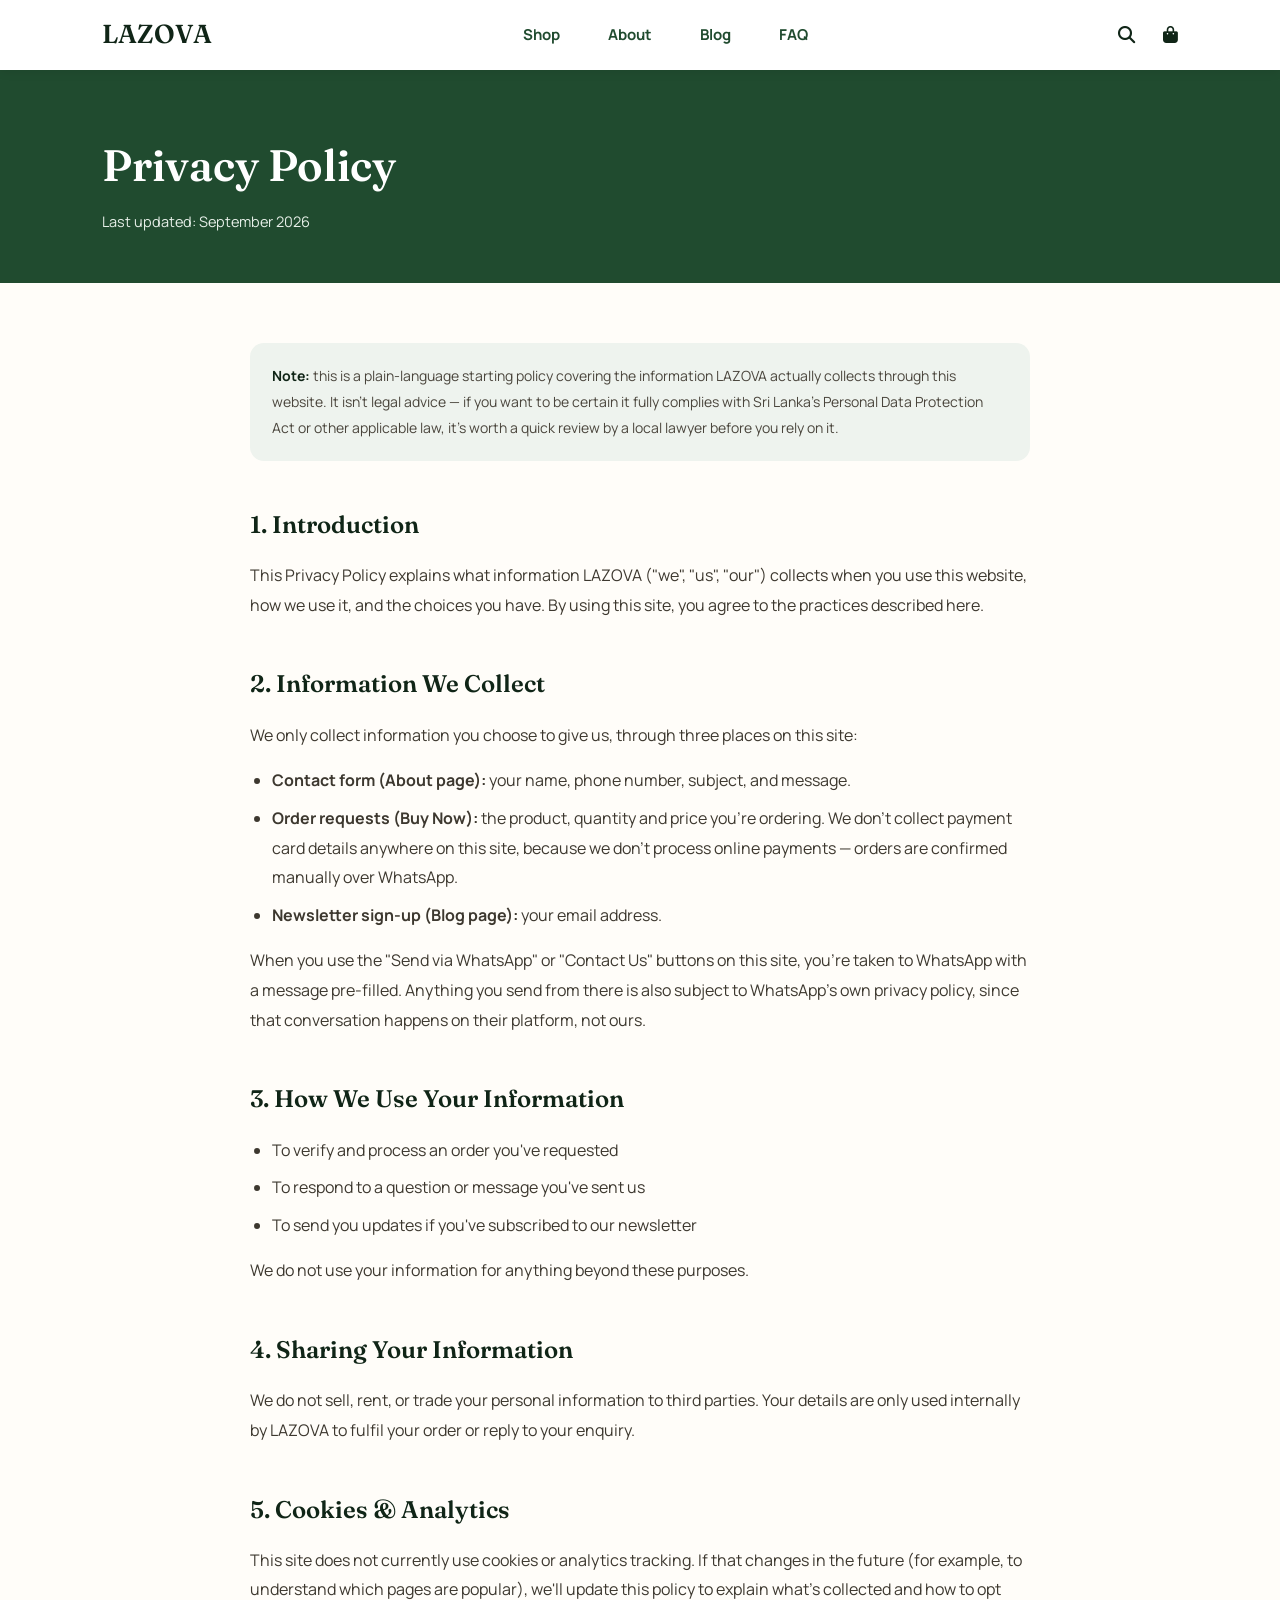
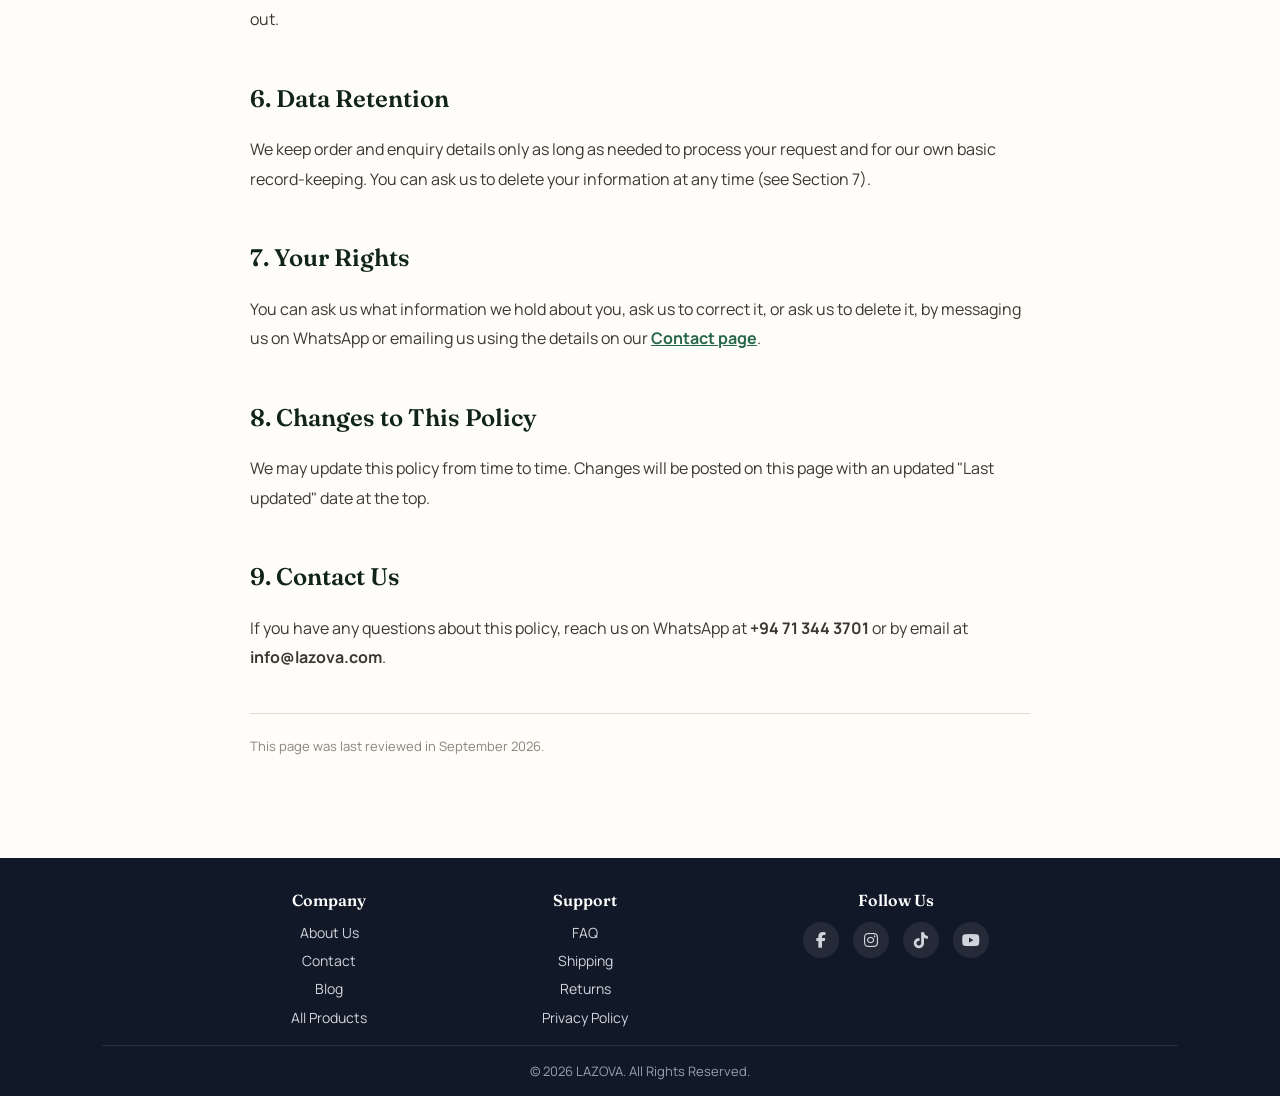
<file: privacy-policy.html>
<!DOCTYPE html>
<html lang="en">
<head>
<meta charset="UTF-8">
<meta name="viewport" content="width=device-width, initial-scale=1.0">

<title>Privacy Policy | LAZOVA</title>

<meta name="description"
      content="How LAZOVA collects, uses and protects your information.">

<link rel="preconnect" href="https://fonts.googleapis.com">
<link rel="preconnect" href="https://fonts.gstatic.com" crossorigin>
<link href="https://fonts.googleapis.com/css2?family=Fraunces:opsz,wght@9..144,500;9..144,600;9..144,700&family=Manrope:wght@400;500;700;800&display=swap" rel="stylesheet">
<link rel="stylesheet" href="https://cdnjs.cloudflare.com/ajax/libs/font-awesome/6.5.2/css/all.min.css">
<link rel="stylesheet" href="styles.css">

<!--link rel="icon" href="favicon.svg" type="image/svg+xml">
<link rel="alternate icon" href="favicon.ico">
<link rel="apple-touch-icon" href="apple-touch-icon.png"-->

<link rel="icon" href="favicon.ico">
<link rel="icon" type="image/png" href="favicon-32.png">
<link rel="apple-touch-icon" href="apple-touch-icon.png">

<meta property="og:type" content="website">
<meta property="og:site_name" content="LAZOVA">
<meta property="og:title" content="Privacy Policy | LAZOVA">
<meta property="og:description" content="How LAZOVA collects, uses and protects your information.">
<meta property="og:image" content="https://www.lazova.lk/image/shop.png">
<meta property="og:url" content="https://www.lazova.lk/privacy-policy.html">

<style>

.policy-hero{
    background:var(--forest);
    color:#fff;
    padding:60px 8% 50px;
}

.policy-hero h1{
    font-family:var(--font-display);
    font-size:clamp(30px,4vw,44px);
    font-weight:600;
    margin-bottom:10px;
}

.policy-hero p{
    color:#e6efe8;
    font-size:14.5px;
}

.policy-body{
    width:min(88%,780px);
    margin:60px auto 100px;
    color:#3d382f;
    line-height:1.85;
}

.policy-body h2{
    font-family:var(--font-display);
    font-size:24px;
    font-weight:600;
    color:var(--forest-deep);
    margin:42px 0 14px;
}

.policy-body h2:first-child{
    margin-top:0;
}

.policy-body p{
    margin-bottom:16px;
}

.policy-body ul{
    margin:0 0 16px 22px;
}

.policy-body li{
    margin-bottom:8px;
}

.policy-note{
    background:var(--sage-tint);
    border-radius:14px;
    padding:20px 22px;
    font-size:14px;
    color:#4a453c;
    margin-bottom:36px;
}

.policy-note strong{
    color:var(--forest-deep);
}

.policy-updated{
    font-size:13px;
    color:#8a8378;
    margin-top:40px;
    padding-top:20px;
    border-top:1px solid var(--line);
}

</style>
</head>

<body>

<header>

    <div class="logo"> <a href="index.html">LAZOVA</a> </div>

    <nav aria-label="Main Navigation" id="mainNav">
        <a href="products.html">Shop</a>
        <a href="about.html">About</a>
        <a href="blog.html">Blog</a>
        <a href="faq.html">FAQ</a>
    </nav>

    <div class="icons">
        <button aria-label="Search"><i class="fa-solid fa-magnifying-glass"></i></button>
        <button aria-label="Cart"><i class="fa-solid fa-bag-shopping"></i></button>
        <button class="nav-toggle" id="navToggle" aria-label="Open menu" aria-expanded="false" aria-controls="mainNav"><i class="fa-solid fa-bars"></i></button>
    </div>

</header>

<section class="policy-hero">
    <h1>Privacy Policy</h1>
    <p>Last updated: September 2026</p>
</section>

<section class="policy-body">

    <div class="policy-note">
        <strong>Note:</strong> this is a plain-language starting policy covering the information
        LAZOVA actually collects through this website. It isn't legal advice — if you want to be
        certain it fully complies with Sri Lanka's Personal Data Protection Act or other applicable
        law, it's worth a quick review by a local lawyer before you rely on it.
    </div>

    <h2>1. Introduction</h2>
    <p>
        This Privacy Policy explains what information LAZOVA ("we", "us", "our") collects when
        you use this website, how we use it, and the choices you have. By using this site, you
        agree to the practices described here.
    </p>

    <h2>2. Information We Collect</h2>
    <p>We only collect information you choose to give us, through three places on this site:</p>
    <ul>
        <li><strong>Contact form (About page):</strong> your name, phone number, subject, and message.</li>
        <li><strong>Order requests (Buy Now):</strong> the product, quantity and price you're ordering. We don't collect payment card details anywhere on this site, because we don't process online payments — orders are confirmed manually over WhatsApp.</li>
        <li><strong>Newsletter sign-up (Blog page):</strong> your email address.</li>
    </ul>
    <p>
        When you use the "Send via WhatsApp" or "Contact Us" buttons on this site, you're taken to
        WhatsApp with a message pre-filled. Anything you send from there is also subject to
        WhatsApp's own privacy policy, since that conversation happens on their platform, not ours.
    </p>

    <h2>3. How We Use Your Information</h2>
    <ul>
        <li>To verify and process an order you've requested</li>
        <li>To respond to a question or message you've sent us</li>
        <li>To send you updates if you've subscribed to our newsletter</li>
    </ul>
    <p>We do not use your information for anything beyond these purposes.</p>

    <h2>4. Sharing Your Information</h2>
    <p>
        We do not sell, rent, or trade your personal information to third parties. Your details
        are only used internally by LAZOVA to fulfil your order or reply to your enquiry.
    </p>

    <h2>5. Cookies &amp; Analytics</h2>
    <p>
        This site does not currently use cookies or analytics tracking. If that changes in the
        future (for example, to understand which pages are popular), we'll update this policy to
        explain what's collected and how to opt out.
    </p>

    <h2>6. Data Retention</h2>
    <p>
        We keep order and enquiry details only as long as needed to process your request and for
        our own basic record-keeping. You can ask us to delete your information at any time (see
        Section 7).
    </p>

    <h2>7. Your Rights</h2>
    <p>
        You can ask us what information we hold about you, ask us to correct it, or ask us to
        delete it, by messaging us on WhatsApp or emailing us using the details on our
        <a href="about.html#contact" style="color:var(--forest-mid);font-weight:700;">Contact page</a>.
    </p>

    <h2>8. Changes to This Policy</h2>
    <p>
        We may update this policy from time to time. Changes will be posted on this page with an
        updated "Last updated" date at the top.
    </p>

    <h2>9. Contact Us</h2>
    <p>
        If you have any questions about this policy, reach us on WhatsApp at
        <strong>+94 71 344 3701</strong> or by email at <strong>info@lazova.com</strong>.
    </p>

    <p class="policy-updated">This page was last reviewed in September 2026.</p>

</section>

<footer>
    <div class="footer-grid">
        <div>
            <h4>Company</h4>
            <a href="about.html">About Us</a>
            <a href="about.html#contact">Contact</a>
            <a href="blog.html">Blog</a>
            <a href="products.html">All Products</a>
        </div>
        <div>
            <h4>Support</h4>
            <a href="faq.html">FAQ</a>
            <a href="shipping-returns.html#shipping">Shipping</a>
            <a href="shipping-returns.html#returns">Returns</a>
            <a href="privacy-policy.html">Privacy Policy</a>            
        </div>
        <div>
            <h4>Follow Us</h4>
            <div class="footer-social">
                    <a href="https://www.facebook.com" target="_blank" rel="noopener" aria-label="Facebook"><i class="fa-brands fa-facebook-f"></i></a>
                    <a href="https://www.instagram.com" target="_blank" rel="noopener" aria-label="Instagram"><i class="fa-brands fa-instagram"></i></a>
                    <a href="https://www.tiktok.com" target="_blank" rel="noopener" aria-label="TikTok"><i class="fa-brands fa-tiktok"></i></a>
                    <a href="https://www.youtube.com" target="_blank" rel="noopener" aria-label="YouTube"><i class="fa-brands fa-youtube"></i></a>
            </div>
        </div>
    </div>
    <div class="copyright">© 2026 LAZOVA. All Rights Reserved.</div>
</footer>

<script src="search.js"></script>
<script src="cart.js"></script>

</body>
</html>
</file>
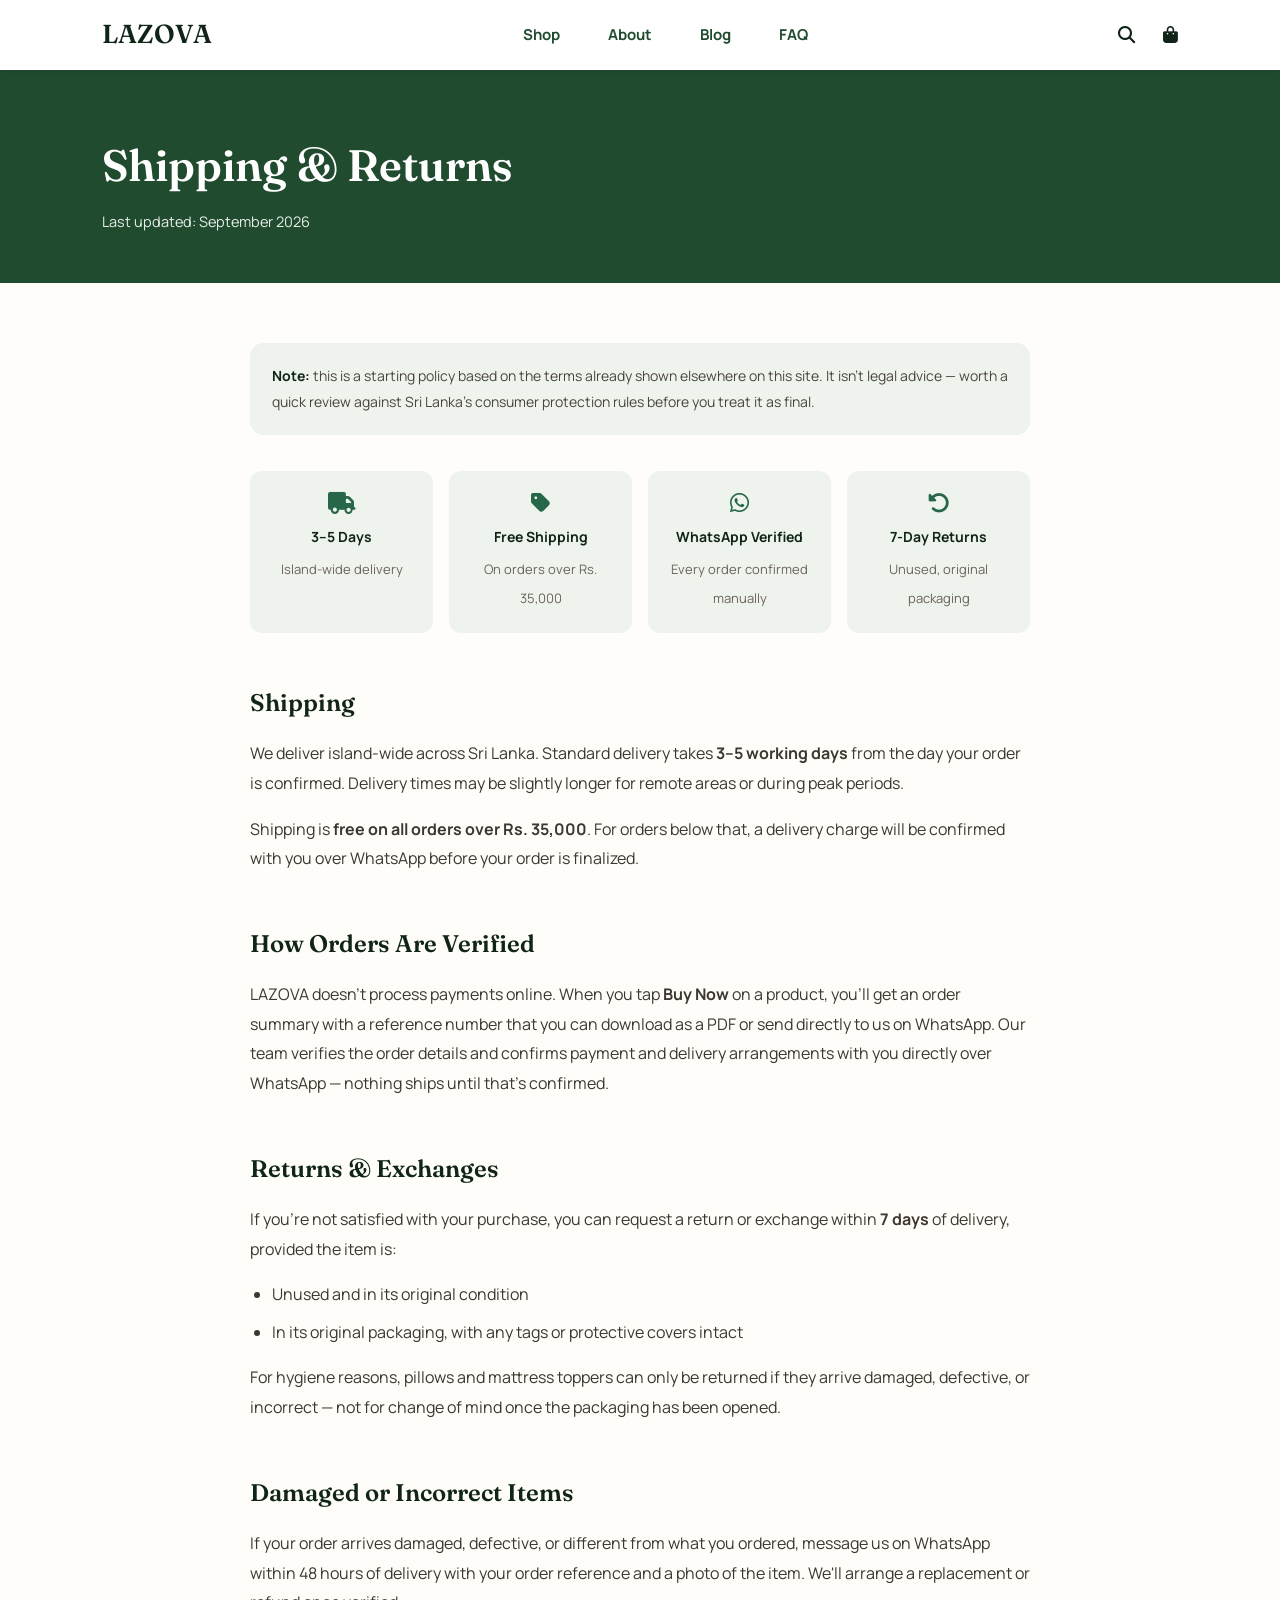
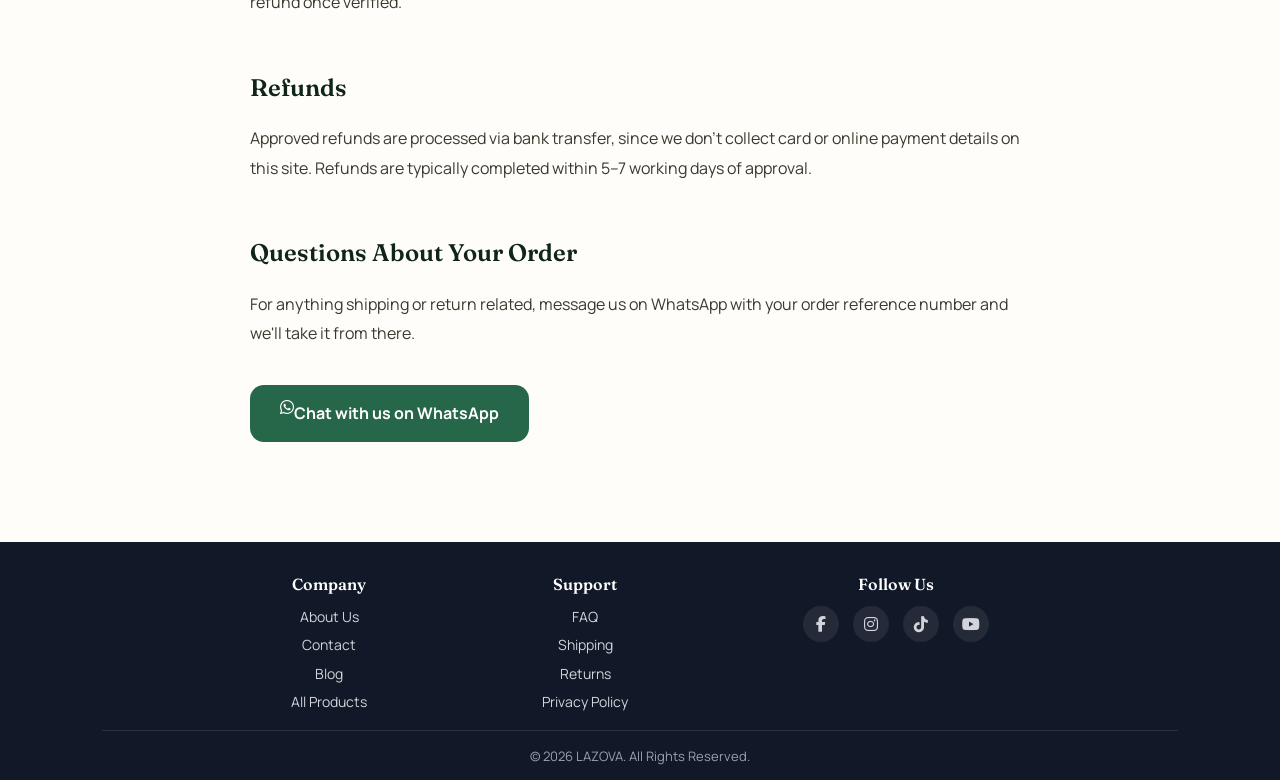
<file: shipping-returns.html>
<!DOCTYPE html>
<html lang="en">
<head>
<meta charset="UTF-8">
<meta name="viewport" content="width=device-width, initial-scale=1.0">

<title>Shipping &amp; Returns | LAZOVA</title>

<meta name="description"
      content="LAZOVA shipping times, order verification process, and our returns and exchanges policy.">

<link rel="preconnect" href="https://fonts.googleapis.com">
<link rel="preconnect" href="https://fonts.gstatic.com" crossorigin>
<link href="https://fonts.googleapis.com/css2?family=Fraunces:opsz,wght@9..144,500;9..144,600;9..144,700&family=Manrope:wght@400;500;700;800&display=swap" rel="stylesheet">
<link rel="stylesheet" href="https://cdnjs.cloudflare.com/ajax/libs/font-awesome/6.5.2/css/all.min.css">
<link rel="stylesheet" href="styles.css">

<!--link rel="icon" href="favicon.svg" type="image/svg+xml">
<link rel="alternate icon" href="favicon.ico">
<link rel="apple-touch-icon" href="apple-touch-icon.png"-->

<link rel="icon" href="favicon.ico">
<link rel="icon" type="image/png" href="favicon-32.png">
<link rel="apple-touch-icon" href="apple-touch-icon.png">

<meta property="og:type" content="website">
<meta property="og:site_name" content="LAZOVA">
<meta property="og:title" content="Shipping & Returns | LAZOVA">
<meta property="og:description" content="LAZOVA shipping times, order verification process, and our returns and exchanges policy.">
<meta property="og:image" content="https://www.lazova.lk/image/shop.png">
<meta property="og:url" content="https://www.lazova.lk/shipping-returns.html">

<style>

.policy-hero{
    background:var(--forest);
    color:#fff;
    padding:60px 8% 50px;
}

.policy-hero h1{
    font-family:var(--font-display);
    font-size:clamp(30px,4vw,44px);
    font-weight:600;
    margin-bottom:10px;
}

.policy-hero p{
    color:#e6efe8;
    font-size:14.5px;
}

.policy-body{
    width:min(88%,780px);
    margin:60px auto 100px;
    color:#3d382f;
    line-height:1.85;
}

.policy-body h2{
    font-family:var(--font-display);
    font-size:24px;
    font-weight:600;
    color:var(--forest-deep);
    margin:48px 0 14px;
    scroll-margin-top:100px;
}

.policy-body h2:first-child{
    margin-top:0;
}

.policy-body p{
    margin-bottom:16px;
}

.policy-body ul{
    margin:0 0 16px 22px;
}

.policy-body li{
    margin-bottom:8px;
}

.policy-note{
    background:var(--sage-tint);
    border-radius:14px;
    padding:20px 22px;
    font-size:14px;
    color:#4a453c;
    margin-bottom:36px;
}

.policy-note strong{
    color:var(--forest-deep);
}

.info-cards{
    display:grid;
    grid-template-columns:repeat(auto-fit,minmax(180px,1fr));
    gap:16px;
    margin:22px 0 30px;
}

.info-card{
    background:var(--sage-tint);
    border-radius:12px;
    padding:20px;
    text-align:center;
}

.info-card i{
    font-size:22px;
    color:var(--forest-mid);
    margin-bottom:10px;
}

.info-card strong{
    display:block;
    font-size:14px;
    color:var(--forest-deep);
    margin-bottom:4px;
}

.info-card span{
    font-size:13px;
    color:#6b6357;
}

.contact-cta{
    margin-top:20px;
    display:inline-flex;
}

</style>
</head>

<body>

<header>

    <div class="logo"> <a href="index.html">LAZOVA</a> </div>

    <nav aria-label="Main Navigation" id="mainNav">
        <a href="products.html">Shop</a>
        <a href="about.html">About</a>
        <a href="blog.html">Blog</a>
        <a href="faq.html">FAQ</a>
    </nav>

    <div class="icons">
        <button aria-label="Search"><i class="fa-solid fa-magnifying-glass"></i></button>
        <button aria-label="Cart"><i class="fa-solid fa-bag-shopping"></i></button>
        <button class="nav-toggle" id="navToggle" aria-label="Open menu" aria-expanded="false" aria-controls="mainNav"><i class="fa-solid fa-bars"></i></button>
    </div>

</header>

<section class="policy-hero">
    <h1>Shipping &amp; Returns</h1>
    <p>Last updated: September 2026</p>
</section>

<section class="policy-body">

    <div class="policy-note">
        <strong>Note:</strong> this is a starting policy based on the terms already shown elsewhere
        on this site. It isn't legal advice — worth a quick review against Sri Lanka's consumer
        protection rules before you treat it as final.
    </div>

    <div class="info-cards">
        <div class="info-card">
            <i class="fa-solid fa-truck"></i>
            <strong>3–5 Days</strong>
            <span>Island-wide delivery</span>
        </div>
        <div class="info-card">
            <i class="fa-solid fa-tag"></i>
            <strong>Free Shipping</strong>
            <span>On orders over Rs. 35,000</span>
        </div>
        <div class="info-card">
            <i class="fa-brands fa-whatsapp"></i>
            <strong>WhatsApp Verified</strong>
            <span>Every order confirmed manually</span>
        </div>
        <div class="info-card">
            <i class="fa-solid fa-rotate-left"></i>
            <strong>7-Day Returns</strong>
            <span>Unused, original packaging</span>
        </div>
    </div>

    <h2 id="shipping">Shipping</h2>
    <p>
        We deliver island-wide across Sri Lanka. Standard delivery takes <strong>3–5 working days</strong>
        from the day your order is confirmed. Delivery times may be slightly longer for remote
        areas or during peak periods.
    </p>
    <p>
        Shipping is <strong>free on all orders over Rs. 35,000</strong>. For orders below that, a
        delivery charge will be confirmed with you over WhatsApp before your order is finalized.
    </p>

    <h2>How Orders Are Verified</h2>
    <p>
        LAZOVA doesn't process payments online. When you tap <strong>Buy Now</strong> on a
        product, you'll get an order summary with a reference number that you can download as a
        PDF or send directly to us on WhatsApp. Our team verifies the order details and confirms
        payment and delivery arrangements with you directly over WhatsApp — nothing ships until
        that's confirmed.
    </p>

    <h2 id="returns">Returns &amp; Exchanges</h2>
    <p>
        If you're not satisfied with your purchase, you can request a return or exchange within
        <strong>7 days</strong> of delivery, provided the item is:
    </p>
    <ul>
        <li>Unused and in its original condition</li>
        <li>In its original packaging, with any tags or protective covers intact</li>
    </ul>
    <p>
        For hygiene reasons, pillows and mattress toppers can only be returned if they arrive
        damaged, defective, or incorrect — not for change of mind once the packaging has been opened.
    </p>

    <h2>Damaged or Incorrect Items</h2>
    <p>
        If your order arrives damaged, defective, or different from what you ordered, message us
        on WhatsApp within 48 hours of delivery with your order reference and a photo of the item.
        We'll arrange a replacement or refund once verified.
    </p>

    <h2>Refunds</h2>
    <p>
        Approved refunds are processed via bank transfer, since we don't collect card or online
        payment details on this site. Refunds are typically completed within 5–7 working days of
        approval.
    </p>

    <h2>Questions About Your Order</h2>
    <p>
        For anything shipping or return related, message us on WhatsApp with your order reference
        number and we'll take it from there.
    </p>

    <a href="https://wa.me/94713443701" target="_blank" rel="noopener" class="btn btn-primary contact-cta">
        <i class="fa-brands fa-whatsapp"></i> Chat with us on WhatsApp
    </a>

</section>

<footer>
    <div class="footer-grid">
        <div>
            <h4>Company</h4>
            <a href="about.html">About Us</a>
            <a href="about.html#contact">Contact</a>
            <a href="blog.html">Blog</a>
            <a href="products.html">All Products</a>
        </div>
        <div>
            <h4>Support</h4>
            <a href="faq.html">FAQ</a>
            <a href="shipping-returns.html#shipping">Shipping</a>
            <a href="shipping-returns.html#returns">Returns</a>
            <a href="privacy-policy.html">Privacy Policy</a>            
        </div>
        <div>
            <h4>Follow Us</h4>
            <div class="footer-social">
                    <a href="https://www.facebook.com" target="_blank" rel="noopener" aria-label="Facebook"><i class="fa-brands fa-facebook-f"></i></a>
                    <a href="https://www.instagram.com" target="_blank" rel="noopener" aria-label="Instagram"><i class="fa-brands fa-instagram"></i></a>
                    <a href="https://www.tiktok.com" target="_blank" rel="noopener" aria-label="TikTok"><i class="fa-brands fa-tiktok"></i></a>
                    <a href="https://www.youtube.com" target="_blank" rel="noopener" aria-label="YouTube"><i class="fa-brands fa-youtube"></i></a>
            </div>
        </div>
    </div>
    <div class="copyright">© 2026 LAZOVA. All Rights Reserved.</div>
</footer>

<script src="search.js"></script>
<script src="cart.js"></script>

</body>
</html>
</file>
<file: styles.css>
/* =====================================================
   TOKENS
===================================================== */

:root{
    --forest-deep:#102517;
    --forest:#204b2f;
    --forest-mid:#276749;
    --forest-bright:#2f855a;
    --sage:#79a386;
    --sage-tint:#eef3ee;
    --clay:#b57b45;
    --navy:#111827;
    --line:#e3ddd0;
    --paper:#fffdf9;

    --font-display:'Fraunces', Georgia, serif;
    --font-body:'Manrope', Arial, Helvetica, sans-serif;
}

*{
    margin:0;
    padding:0;
    box-sizing:border-box;
}

html{
    scroll-behavior:smooth;
}

body{
    font-family:var(--font-body);
    color:var(--forest-deep);
    line-height:1.6;
    background:var(--paper);
}

a{
    color:inherit;
}

img{
    display:block;
}

button{
    font-family:inherit;
}

:focus-visible{
    outline:3px solid var(--forest-bright);
    outline-offset:2px;
}

@media (prefers-reduced-motion: reduce){
    *{
        animation-duration:.001ms !important;
        transition-duration:.001ms !important;
    }
}


/* =====================================================
   HEADER
===================================================== */

header{
    display:flex;
    justify-content:space-between;
    align-items:center;
    padding:14px 8%;
    background:#fff;
    box-shadow:0 2px 10px rgba(0,0,0,.08);
    position:sticky;
    top:0;
    z-index:1000;
}

.logo a{
    text-decoration:none;
    color:var(--forest-deep);
    font-family:var(--font-display);
    font-size:26px;
    font-weight:600;
}

nav{
    display:flex;
    gap:48px;
}

nav a{
    text-decoration:none;
    color:var(--forest);
    font-weight:700;
    font-size:15px;
}

nav a:hover{
    color:var(--forest-bright);
}

.icons{
    display:flex;
    gap:28px;
    align-items:center;
}

.icons button{
    background:none;
    border:none;
    cursor:pointer;
    font-size:17px;
    color:var(--forest-deep);
}

.mobile-filter-btn{
    display:none;
    width:100%;
    padding:12px;
    background:var(--forest);
    color:#fff;
    border:none;
    border-radius:10px;
    font-weight:700;
    cursor:pointer;
    margin-bottom:20px;
}

@media(max-width:768px){
    header{ padding:14px 5%; }
    nav{ display:none; }
}


/* =====================================================
   BUTTONS
===================================================== */

.btn{
    display:inline-block;
    padding:14px 30px;
    font-size:16px;
    font-weight:700;
    text-decoration:none;
    border-radius:14px;
    border:none;
    cursor:pointer;
    transition:transform .2s ease, background .2s ease;
}

.btn-primary{
    background:var(--forest-mid);
    color:#fff;
}

.btn-primary:hover{
    background:var(--forest-bright);
    transform:translateY(-2px);
}

.btn-ghost{
    background:transparent;
    color:#fff;
    border:1.5px solid rgba(255,255,255,.55);
}

.btn-ghost:hover{
    border-color:#fff;
}


/* =====================================================
   FOOTER  (shared)
===================================================== */

footer{
    background:var(--navy);
    color:#fff;
    padding:30px 8% 14px; 
    margin-top:40px;
}

.footer-grid{
    display:flex;
    grid-template-columns:repeat(auto-fit,minmax(180px,1fr));
    max-width:1200px;
    margin:0 auto;
    justify-content:center;
    align-items:flex-start;
    flex-wrap:wrap;
    gap:24px 175px;
    text-align:center;
}

.footer-grid h4{
    margin-bottom:8px;
    font-family:var(--font-display);
    font-weight:600;
}

.footer-grid a{
    display:block;
    color:#d1d5db;
    text-decoration:none;
    margin-bottom:6px;
    font-size:14px;
}

.footer-grid a:hover{
    color:#fff;
}

.footer-social{
    display:flex;
    justify-content:center;
    gap:14px;
}

.footer-grid .footer-social a{
    display:flex;
    align-items:center;
    justify-content:center;
    width:36px;
    height:36px;
    margin-bottom:0;
    border-radius:50%;
    background:rgba(255,255,255,.08);
    font-size:16px;
    transition:background .2s ease, transform .2s ease;
}

.footer-grid .footer-social a:hover{
    background:var(--forest-mid);
    transform:translateY(-2px);
}

.copyright{
    margin-top:10px;
    text-align:center;
    border-top:1px solid rgba(255,255,255,.1);
    padding-top:15px;
    font-size:13px;
    color:#9aa1ad;
}


/* =====================================================
   SITE SEARCH (header icon — see search.js)
===================================================== */

.site-search-wrap{
    position:relative;
    display:flex;
    align-items:center;
}

.site-search-panel{
    position:absolute;
    top:calc(100% + 14px);
    right:-10px;
    width:260px;
    max-width:80vw;
    background:#fff;
    border-radius:14px;
    box-shadow:0 14px 34px rgba(16,37,23,.16);
    padding:14px 16px;
    opacity:0;
    visibility:hidden;
    transform:translateY(-6px);
    transition:opacity .2s ease, transform .2s ease, visibility .2s ease;
    z-index:1100;
}

.site-search-wrap.open .site-search-panel{
    opacity:1;
    visibility:visible;
    transform:translateY(0);
}

.site-search-input{
    width:100%;
    height:38px;
    border:1px solid var(--line);
    border-radius:9px;
    padding:0 12px;
    font-size:14px;
    outline:none;
    font-family:var(--font-body);
}

.site-search-input:focus{
    border-color:var(--forest-mid);
}

.site-search-count{
    display:block;
    font-size:12px;
    color:#8a8378;
    margin-top:8px;
}

mark.site-search-highlight{
    background:#F5D76E;
    color:var(--forest-deep);
    padding:0 2px;
    border-radius:3px;
}


/* =====================================================
   CART BADGE + DRAWER (see cart.js)
===================================================== */

.cart-badge{
    position:absolute;
    top:-6px;
    right:-8px;
    min-width:18px;
    height:18px;
    padding:0 4px;
    border-radius:9px;
    background:var(--clay);
    color:#fff;
    font-size:11px;
    font-weight:800;
    display:none;
    align-items:center;
    justify-content:center;
    line-height:1;
}

.cart-badge.show{
    display:flex;
}

.cart-drawer-overlay{
    position:fixed;
    inset:0;
    background:rgba(16,37,23,.55);
    display:none;
    justify-content:flex-end;
    z-index:3000;
}

.cart-drawer-overlay.open{
    display:flex;
}

.cart-drawer{
    width:100%;
    max-width:400px;
    height:100%;
    background:#fff;
    display:flex;
    flex-direction:column;
    animation:cartSlideIn .25s ease both;
}

@keyframes cartSlideIn{
    from{ transform:translateX(100%); }
    to{ transform:translateX(0); }
}

.cart-drawer-head{
    display:flex;
    justify-content:space-between;
    align-items:center;
    padding:22px 24px;
    border-bottom:1px solid var(--line);
}

.cart-drawer-head h3{
    font-family:var(--font-display);
    font-size:20px;
    font-weight:600;
    color:var(--forest-deep);
}

.cart-drawer-close{
    width:34px;
    height:34px;
    border-radius:50%;
    border:none;
    background:var(--sage-tint);
    cursor:pointer;
    font-size:15px;
    color:var(--forest-deep);
}

.cart-drawer-close:hover{
    background:var(--sage);
    color:#fff;
}

.cart-drawer-body{
    flex:1;
    overflow-y:auto;
    padding:20px 24px;
    display:flex;
    flex-direction:column;
}

.cart-empty{
    margin:auto;
    text-align:center;
}

.cart-empty p{
    color:#6b6357;
    margin-bottom:18px;
}

.cart-items{
    display:flex;
    flex-direction:column;
    gap:16px;
}

.cart-item{
    display:flex;
    align-items:center;
    gap:14px;
}

.cart-item img{
    width:60px;
    height:60px;
    border-radius:10px;
    object-fit:cover;
    background:#f3f2ee;
    flex-shrink:0;
}

.cart-item-info{
    flex:1;
}

.cart-item-name{
    font-weight:700;
    font-size:14.5px;
    margin-bottom:4px;
}

.cart-item-meta{
    font-size:13px;
    color:#6b6357;
}

.cart-item-remove{
    width:28px;
    height:28px;
    border-radius:50%;
    border:none;
    background:var(--sage-tint);
    color:var(--forest-deep);
    cursor:pointer;
    font-size:12px;
    flex-shrink:0;
}

.cart-item-remove:hover{
    background:#f3d3d3;
    color:#a33;
}

.cart-drawer-total{
    display:flex;
    justify-content:space-between;
    font-size:17px;
    font-weight:800;
    color:var(--forest-deep);
    padding:18px 0;
    margin-top:16px;
    border-top:1px solid var(--line);
}

.cart-checkout-btn{
    display:flex;
    align-items:center;
    justify-content:center;
    gap:10px;
    background:#25D366;
    color:#fff;
    margin-top:auto;
}

.cart-checkout-btn:hover{
    background:#1ebe5a;
}

/* ================= MOBILE NAV (hamburger) ================= */

.icons .nav-toggle{
    display:none;
}

@media(max-width:768px){

    .icons{
        gap:20px;
    }

    .icons .nav-toggle{
        display:inline-block;
        font-size:20px;
    }

    header nav{
        display:none;
        position:absolute;
        top:100%;
        left:0;
        right:0;
        flex-direction:column;
        gap:0;
        background:#fff;
        box-shadow:0 12px 24px rgba(16,37,23,.12);
        border-top:1px solid var(--line);
    }

    header nav.open{
        display:flex;
    }

    header nav a{
        padding:16px 5%;
        font-size:16px;
        border-bottom:1px solid var(--line);
    }

    header nav a:last-child{
        border-bottom:none;
    }
}
</file>
